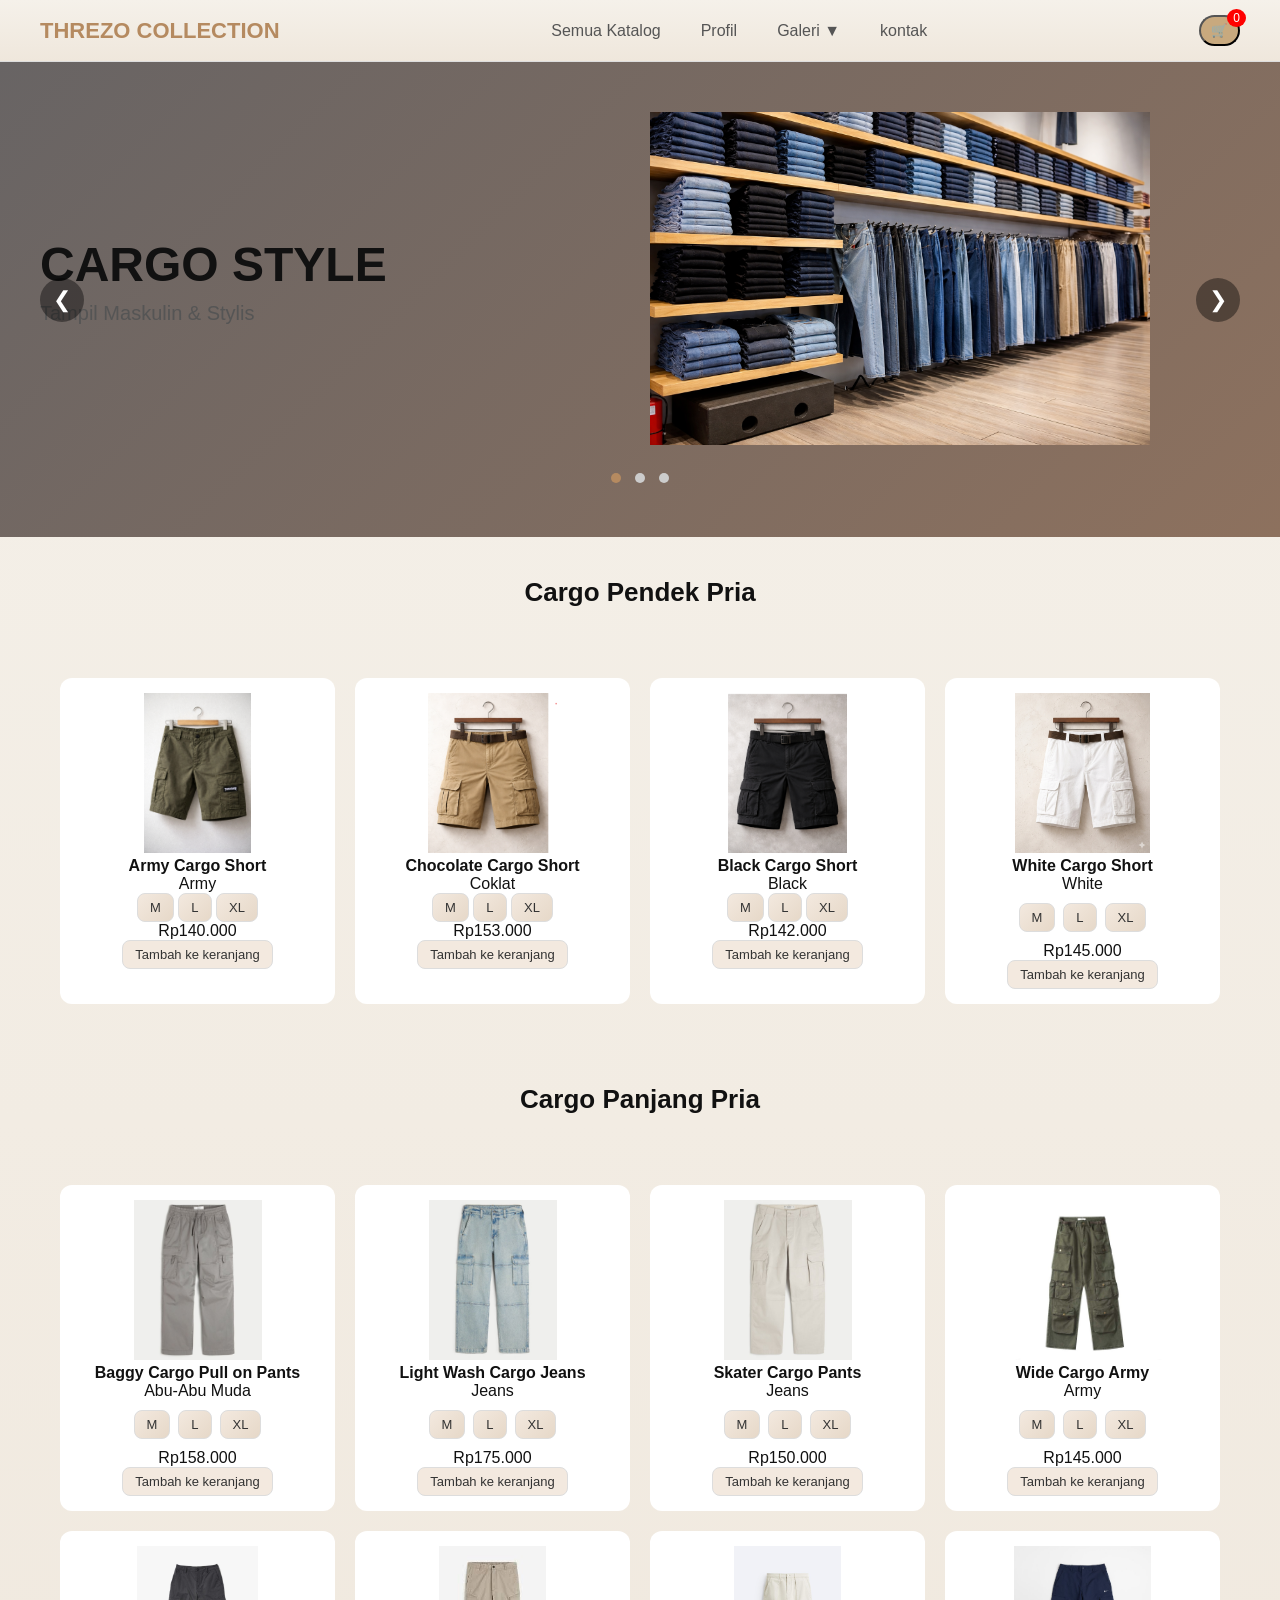
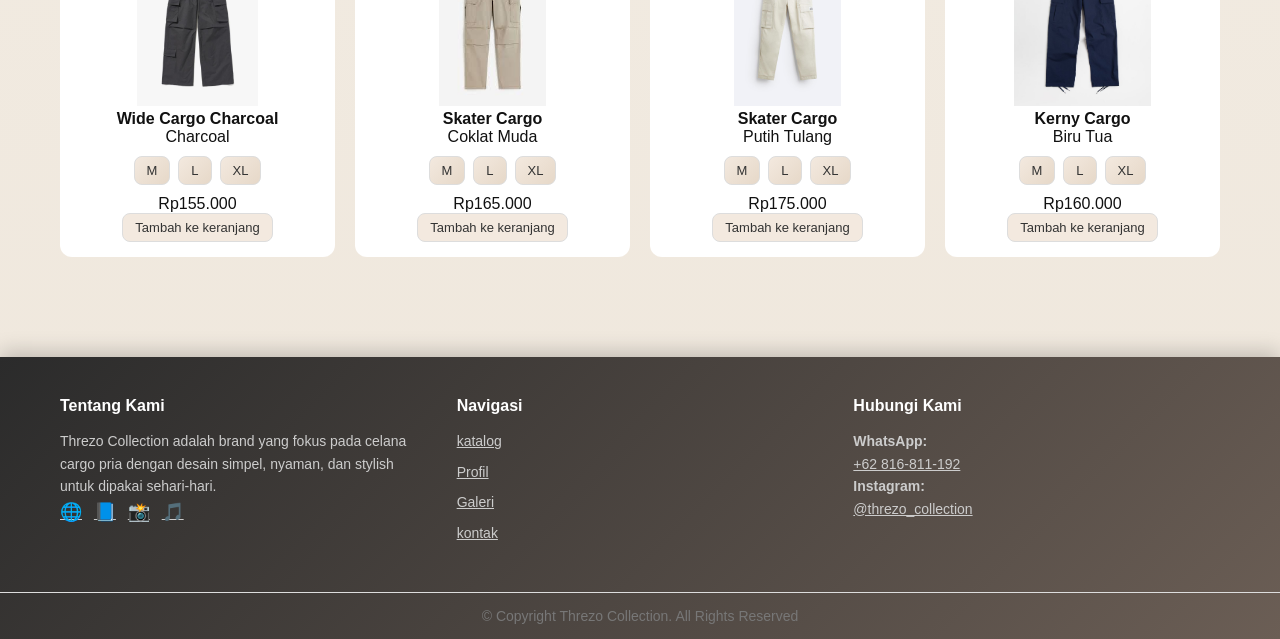
<file: index.html>
<!DOCTYPE html>
<html lang="id">
<head>
    <meta charset="UTF-8">
    <title>Threzo Collection</title>
    <meta name="viewport" content="width=device-width, initial-scale=1.0">
    <link rel="stylesheet" href="style.css">
</head>
<body>

<!-- ===== HEADER ===== -->
    <div class="navbar">
        <div class="logo">THREZO COLLECTION</div>

     <nav>
  <div class="nav-link"><a href="index.html">Semua Katalog</a></div>
  <div class="nav-link"><a href="Profil.html">Profil</a></div>

   <!-- DROPDOWN GALERI -->
  <div class="nav-item">
    <a href="" id="galeriBtn">Galeri ▼</a>
    <div class="dropdown" id="galeriMenu">
      <a href="galeri-pendek.html">Pendek</a>
      <a href="galeri-panjang.html">Panjang</a>
    </div>
  </div>

  <div class="nav-link"><a href="kontak.html">kontak</a></div>
</nav>

        <button id="cart-icon" onclick="toggleModal()">
    🛒 <span id="cart-count">0</span>
</button>
    </div>
</header>

<!-- ===== HERO / BANNER SLIDER ===== -->
<section class="hero">
    <div class="slider">

        <div class="slides">
            <div class="slide active">
                <div class="hero-wrapper">
                    <div class="hero-text">
                        <h1>CARGO STYLE</h1>
                        <p>Tampil Maskulin & Stylis</p>
                    </div>
                    <div class="hero-image">
                        <img src="bg1.png" alt="Skin Care">
                    </div>
                </div>
            </div>

            <div class="slide">
                <div class="hero-wrapper">
                    <div class="hero-text">
                        <h1>CARGO PENDEK & PANJANG PRIA</h1>
                        <p>Gaya Santai & Maskulin</p>
                    </div>
                    <div class="hero-image">
                        <img src="bge2.png" alt="Make Up">
                    </div>
                </div>
            </div>

            <div class="slide">
                <div class="hero-wrapper">
                    <div class="hero-text">
                        <h1>KOLEKSI CARGO PRIA</h1>
                        <p>Pilihan Lengkap Untuk Gaya Santai</p>
                    </div>
                    <div class="hero-image">
                        <img src="bg3.png" alt="Bath Body">
                    </div>
                </div>
            </div>
        </div>

         <!-- PANAH -->
        <button class="slider-btn prev" id="prevBtn">&#10094;</button>
        <button class="slider-btn next" id="nextBtn">&#10095;</button>

        <!-- Navigasi titik -->
        <div class="slider-dots">
            <span class="dot active" onclick="currentSlide(0)"></span>
            <span class="dot" onclick="currentSlide(1)"></span>
            <span class="dot" onclick="currentSlide(2)"></span>
        </div>
    </div>
</section>


<!-- ===== PROMO HARI INI ===== -->
<section class="promo">
    <h2 class="section-title"> Cargo Pendek Pria</h2>

    <!-- TAMBAHKAN INI -->
    <div class="produk-container">

        <div class="produk-card">
            <img src="produk 1.png">
            <h4>Army Cargo Short</h4>
            <p>Army</p>

           <button class="size-btn" onclick="pilihUkuran(this)">M</button>
           <button class="size-btn" onclick="pilihUkuran(this)">L</button>
           <button class="size-btn" onclick="pilihUkuran(this)">XL</button>
            <p class="harga">Rp140.000</p>

            <button onclick="tambahKeranjang(this)">Tambah ke keranjang</button>
        </div>

        <div class="produk-card">
            <img src="pendek coklat.png">
            <h4>Chocolate Cargo Short</h4>
            <p>Coklat</p>

            <button class="size-btn" onclick="pilihUkuran(this)">M</button>
            <button class="size-btn" onclick="pilihUkuran(this)">L</button>
            <button class="size-btn" onclick="pilihUkuran(this)">XL</button>

            <p class="harga">Rp153.000</p>
            <button onclick="tambahKeranjang(this)">Tambah ke keranjang</button>
        </div>

        <div class="produk-card">
            <img src="pendek hitam.png">
            <h4>Black Cargo Short</h4>
            <p>Black</p>

           <button class="size-btn" onclick="pilihUkuran(this)">M</button>
           <button class="size-btn" onclick="pilihUkuran(this)">L</button>
            <button class="size-btn" onclick="pilihUkuran(this)">XL</button>
            <p class="harga">Rp142.000</p>

            <button onclick="tambahKeranjang(this)">Tambah ke keranjang</button>
        </div>

        <div class="produk-card">
            <img src="pendek putih.png">
            <h4>White Cargo Short</h4>
            <p>White</p>

            <div class="size-container">
                <button class="size-btn">M</button>
                <button class="size-btn">L</button>
                <button class="size-btn">XL</button>
            </div>   

            <p class="harga">Rp145.000</p>
            <button onclick="tambahKeranjang(this)">Tambah ke keranjang</button>
        </div>

    </div>
</section>
<!-- ===== PRODUK ===== -->
    <h2 class="section-title"> Cargo Panjang Pria</h2>

<section class="produk-container">

    <!-- PRODUK 1 -->
    <div class="produk-card">
        <img src="Men_s Baggy Cargo Pull-On Pants.png">
        <h4>Baggy Cargo Pull on Pants</h4>
        <p>Abu-Abu Muda</p>

        <div class="size-container">
        <button class="size-btn" onclick="pilihUkuran(this)">M</button>
        <button class="size-btn" onclick="pilihUkuran(this)">L</button>
        <button class="size-btn" onclick="pilihUkuran(this)">XL</button>
    </div>   

        <p class="harga">Rp158.000</p>
        <button onclick="tambahKeranjang(this)">Tambah ke keranjang</button>
    </div>

    <!-- PRODUK 2 -->
    <div class="produk-card">
        <img src="Men_s Light Wash Baggy Cargo Jeans.png">
        <h4>Light Wash Cargo Jeans</h4>
        <p>Jeans</p>

         <div class="size-container">
        <button class="size-btn" onclick="pilihUkuran(this)">M</button>
        <button class="size-btn" onclick="pilihUkuran(this)">L</button>
        <button class="size-btn" onclick="pilihUkuran(this)">XL</button>
    </div>   

        <p class="harga">Rp175.000</p>
        <button onclick="tambahKeranjang(this)">Tambah ke keranjang</button>
    </div>

    <!-- PRODUK 3 -->
    <div class="produk-card">
        <img src="Skater Baggy Cargo Pants.png">
        <h4>Skater Cargo Pants</h4>
        <p>Jeans</p>

        <div class="size-container">
        <button class="size-btn" onclick="pilihUkuran(this)">M</button>
        <button class="size-btn" onclick="pilihUkuran(this)">L</button>
        <button class="size-btn" onclick="pilihUkuran(this)">XL</button>
    </div>   

        <p class="harga">Rp150.000</p>
        <button onclick="tambahKeranjang(this)">Tambah ke keranjang</button>
    </div>

    <!-- PRODUK 4 -->
    <div class="produk-card">
        <img src="Wide cargo pants-army.png">
        <h4>Wide Cargo Army</h4>
        <p>Army</p>

         <div class="size-container">
        <button class="size-btn" onclick="pilihUkuran(this)">M</button>
        <button class="size-btn" onclick="pilihUkuran(this)">L</button>
        <button class="size-btn" onclick="pilihUkuran(this)">XL</button>
    </div>   

       <p class="harga">Rp145.000</p>
        <button onclick="tambahKeranjang(this)">Tambah ke keranjang</button>
    </div>

    <!-- PRODUK 5 -->
    <div class="produk-card">
        <img src="Wide Cargo Pants_Charcoal.png">
        <h4>Wide Cargo Charcoal</h4>
        <p>Charcoal</p>

         <div class="size-container">
        <button class="size-btn" onclick="pilihUkuran(this)">M</button>
        <button class="size-btn" onclick="pilihUkuran(this)">L</button>
        <button class="size-btn" onclick="pilihUkuran(this)">XL</button>
    </div>   


        <p class="harga">Rp155.000</p>
        <button onclick="tambahKeranjang(this)">Tambah ke keranjang</button>
    </div>

    <!-- PRODUK 6 -->
    <div class="produk-card">
        <img src="01.png">
        <h4>Skater Cargo</h4>
        <p>Coklat Muda</p>

        <div class="size-container">
        <button class="size-btn" onclick="pilihUkuran(this)">M</button>
        <button class="size-btn" onclick="pilihUkuran(this)">L</button>
        <button class="size-btn" onclick="pilihUkuran(this)">XL</button>
    </div>   

       <p class="harga">Rp165.000</p>
       <button onclick="tambahKeranjang(this)">Tambah ke keranjang</button>
    </div>

    <!-- PRODUK 7 -->
    <div class="produk-card">
        <img src="cargo pants putih tulang.jpg">
        <h4>Skater Cargo</h4>
        <p>Putih Tulang</p>

         <div class="size-container">
        <button class="size-btn" onclick="pilihUkuran(this)">M</button>
        <button class="size-btn" onclick="pilihUkuran(this)">L</button>
        <button class="size-btn" onclick="pilihUkuran(this)">XL</button>
    </div>   

       <p class="harga">Rp175.000</p>
        <button onclick="tambahKeranjang(this)">Tambah ke keranjang</button>
    </div>

    <!-- PRODUK 8 -->
    <div class="produk-card">
        <img src="kerny cargo pants.jpg">
        <h4>Kerny Cargo</h4>
        <p>Biru Tua</p>

        <div class="size-container">
        <button class="size-btn" onclick="pilihUkuran(this)">M</button>
        <button class="size-btn" onclick="pilihUkuran(this)">L</button>
        <button class="size-btn" onclick="pilihUkuran(this)">XL</button>
    </div>   


        <p class="harga">Rp160.000</p>
        <button onclick="tambahKeranjang(this)">Tambah ke keranjang</button>
    </div>


</section>

<!-- ================= FOOTER DETAIL ================= -->
<footer class="footer-detail">
    <div class="footer-container">

        <!-- Tentang Kami -->
        <div class="footer-box">
            <h4>Tentang Kami</h4>
            <p>
                Threzo Collection adalah brand yang fokus pada celana cargo pria dengan desain simpel, nyaman, dan stylish untuk dipakai sehari-hari.
            </p>

            <div class="social-icon">
                <a href="">🌐</a>
                <a href="">📘</a>
                <a href="">📸</a>
                <a href="">🎵</a>
            </div>
        </div>

        <!-- Navigasi-->
        <div class="footer-box">
            <h4>Navigasi</h4>
            <ul>
                <li><a href="index.html">katalog</a></li>
                <li><a href="Profil.html">Profil</a></li>
                <li><a href="galeri-panjang.html">Galeri</a></li>
                <li><a href="kontak.html">kontak</a></li>
            </ul>
        </div>

        <!-- Hubungi kami -->
    <div class="footer-box">
    <h4>Hubungi Kami</h4>
    
    <div class="hubungi-kami">
        <p><b>WhatsApp:</b><br>
        <a href="https://wa.me/628168111192" target="_blank">
            +62 816-811-192
        </a></p>

        <p><b>Instagram:</b><br>
        <a href="https://www.instagram.com/threzo_colletion/" target="_blank">
            @threzo_collection
        </a></p>
    </div>
</div>

    </div>

     <!-- Copyright -->
    <div class="footer-bottom">
        © Copyright Threzo Collection. All Rights Reserved
    </div>
</footer>

<script>
const btn = document.getElementById("galeriBtn");
const menu = document.getElementById("galeriMenu");

btn.addEventListener("click", function(e) {
  e.preventDefault();
  menu.classList.toggle("show");
});
</script>

<div id="modalOverlay" class="overlay" onclick="toggleModal()"></div>
<div id="modalKeranjang" class="modal-box">
    <div class="modal-header">
        <h2>Keranjang Belanja</h2>
    </div>
    
    <div id="cart-items-list">
        <p style="text-align:center; color: #888;">Keranjang kosong</p>
    </div>

    <hr>
    <div class="total-pembayaran">
        <strong>Total Pembayaran:</strong>
        <strong id="total-harga">Rp 0</strong>
    </div>

    <div class="form-order">
        <label>Nama Lengkap</label>
        <input type="text" id="namaPelanggan" placeholder="Contoh: Budi Santoso">
        
        <label>Alamat Pengiriman</label>
        <textarea id="alamatPelanggan" placeholder="Masukkan alamat lengkap pengiriman"></textarea>
    </div>

    <button class="btn-wa" onclick="kirimKeWhatsApp()">
        Checkout via WhatsApp
    </button>
    <p class="back-link" onclick="toggleModal()">← kembali ke Beranda</p>
</div>
<script src="script.js"></script> </body>
</body>
</html>
</file>
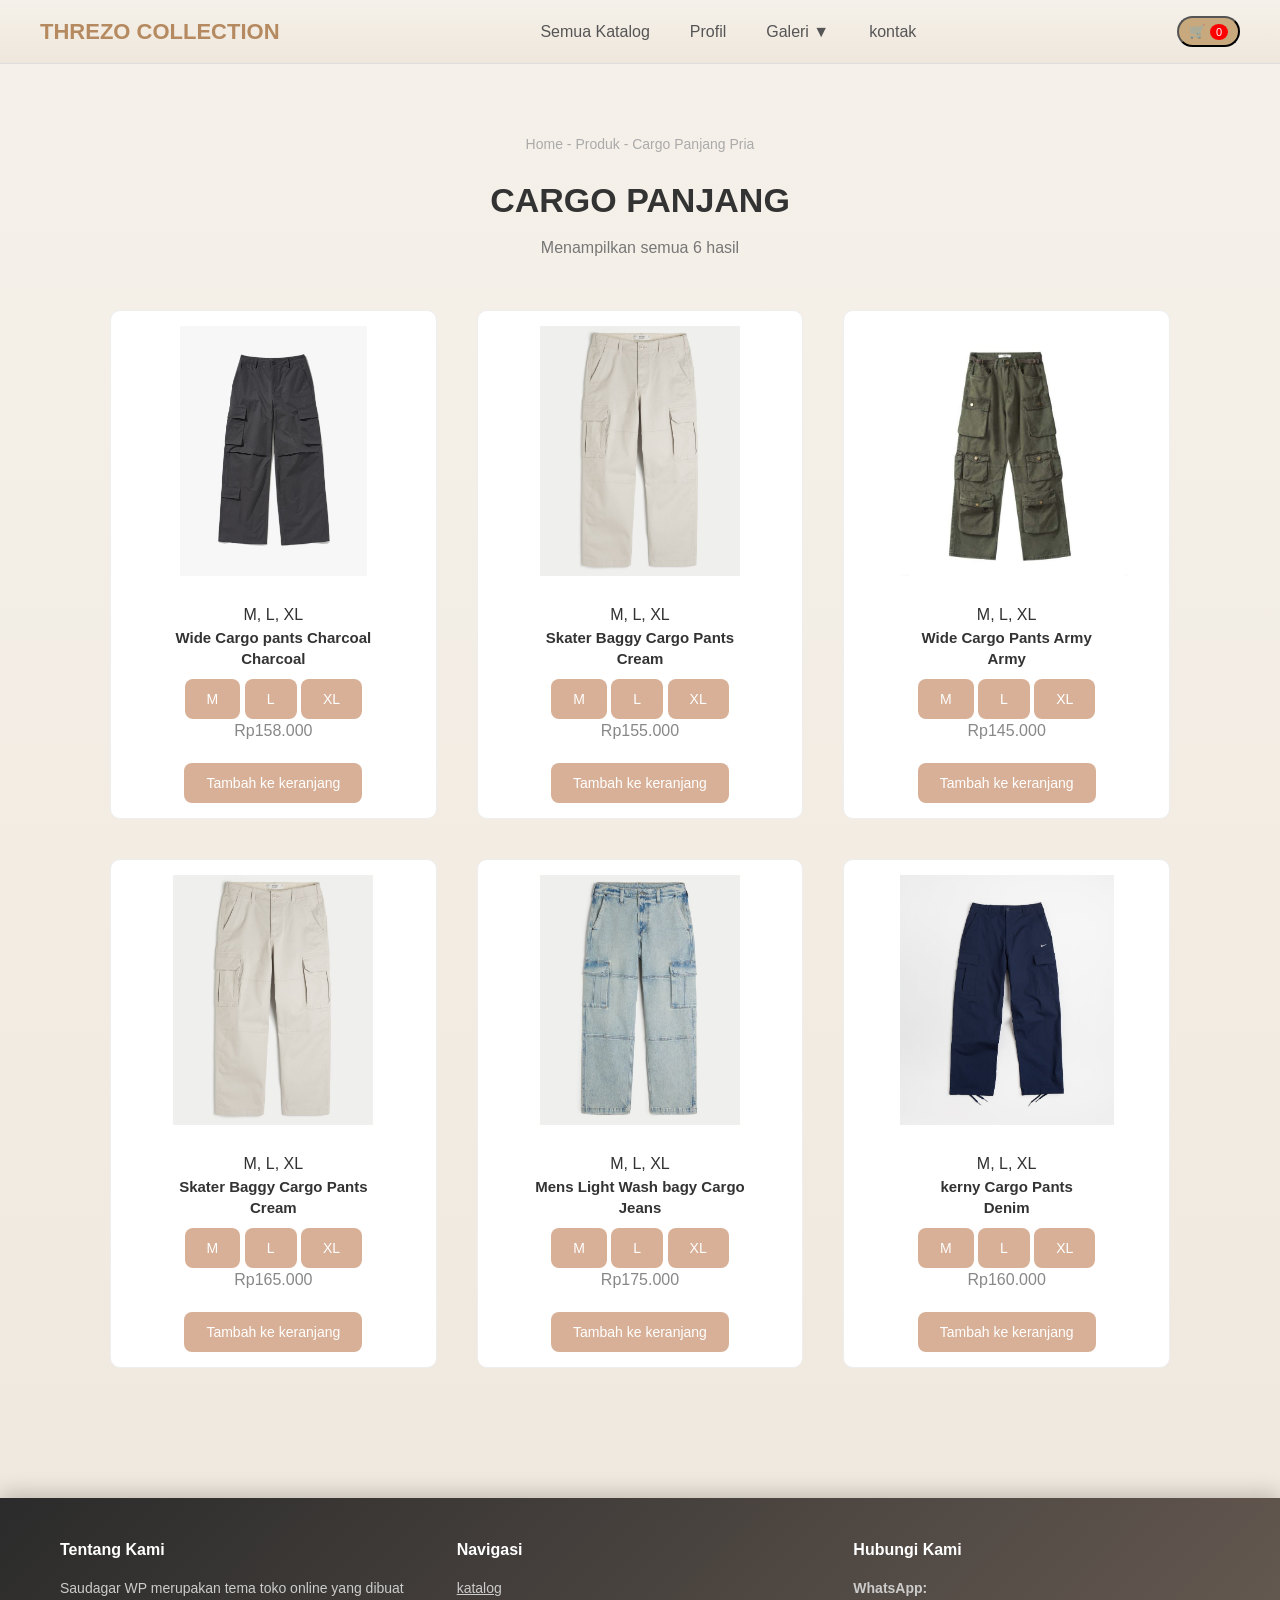
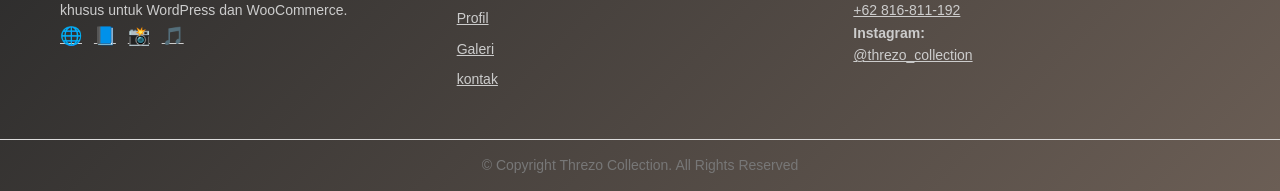
<file: galeri-panjang.html>
<!DOCTYPE html>
<html lang="id">
<head>
    <meta charset="UTF-8">
    <title>Threzo Collection</title>
    <meta name="viewport" content="width=device-width, initial-scale=1.0">
    <link rel="stylesheet" href="Galeri.css">
</head>
<body>

<!-- ===== HEADER ===== -->
    <div class="navbar">
        <div class="logo">THREZO COLLECTION</div>

          <nav>
  <div class="nav-link"><a href="index.html">Semua Katalog</a></div>
  <div class="nav-link"><a href="Profil.html">Profil</a></div>

   <!-- DROPDOWN GALERI -->
  <div class="nav-item">
    <a href="" id="galeriBtn">Galeri ▼</a>
    <div class="dropdown" id="galeriMenu">
      <a href="galeri-pendek.html">Pendek</a>
      <a href="galeri-panjang.html">Panjang</a>
    </div>
  </div>

  <div class="nav-link"><a href="kontak.html">kontak</a></div>
</nav>

           <button id="cart-icon" onclick="toggleModal()">
    🛒 <span id="cart-count">0</span>
</button>
    </div>
    </div>
</header>

<!-- ===== MAIN CONTENT SKIN CARE ===== -->
<main class="container">

    <p class="breadcrumb">Home - Produk - Cargo Panjang Pria</p>

    <h1 class="title">CARGO PANJANG</h1>

    <p class="result">Menampilkan semua 6 hasil</p>

    <div class="product-grid">

    <!-- PRODUK 1 -->
       <div class="product-card">

        <div class="image-container">
        <img src="Wide Cargo Pants_Charcoal.png" alt="Cargo panjang Charcoal">

        <!-- BADGE SIZE -->
        <div class="size-badge">M, L, XL</div>
       </div>
       <h3>Wide Cargo pants Charcoal<br>
       Charcoal
       </h3>

       <!-- BUTTON SIZE -->
       <div class="sizes">
        <button class="size-btn">M</button>
        <button class="size-btn">L</button>
        <button class="size-btn">XL</button>
        </div>

       <p class="price">Rp158.000</p>

        <button onclick="tambahKeranjang(this)">Tambah ke keranjang</button>
       </div>

    <!-- PRODUK 2 -->
        <div class="product-card">

        <div class="image-container">
        <img src="Skater Baggy Cargo Pants.png" alt="Cargo panjang Cream">

        <!-- BADGE SIZE -->
        <div class="size-badge">M, L, XL</div>
       </div>
       <h3>Skater Baggy Cargo Pants<br>
        Cream
       </h3>

       <!-- BUTTON SIZE -->
       <div class="sizes">
        <button class="size-btn">M</button>
        <button class="size-btn">L</button>
        <button class="size-btn">XL</button>
        </div>

       <p class="price">Rp155.000</p>

        <button onclick="tambahKeranjang(this)">Tambah ke keranjang</button>
       </div>

      
    <!-- PRODUK 3 -->
         <div class="product-card">

        <div class="image-container">
        <img src="Wide cargo pants-army.png" alt="Cargo panjang Army">

        <!-- BADGE SIZE -->
        <div class="size-badge">M, L, XL</div>
       </div>
       <h3>Wide Cargo Pants Army<br>
       Army
       </h3>

       <!-- BUTTON SIZE -->
       <div class="sizes">
        <button class="size-btn">M</button>
        <button class="size-btn">L</button>
        <button class="size-btn">XL</button>
        </div>

       <p class="price">Rp145.000</p>

        <button onclick="tambahKeranjang(this)">Tambah ke keranjang</button>
       </div>

    <!-- PRODUK 4 -->
         <div class="product-card">

        <div class="image-container">
        <img src="Skater Baggy Cargo Pants.png" alt="Cargo panjang Cream">

        <!-- BADGE SIZE -->
        <div class="size-badge">M, L, XL</div>
       </div>
       <h3>Skater Baggy Cargo Pants<br>
        Cream
       </h3>

       <!-- BUTTON SIZE -->
       <div class="sizes">
        <button class="size-btn">M</button>
        <button class="size-btn">L</button>
        <button class="size-btn">XL</button>
        </div>

       <p class="price">Rp165.000</p>

       <button onclick="tambahKeranjang(this)">Tambah ke keranjang</button>
       </div>

    <!-- PRODUK 5 -->
         <div class="product-card">

        <div class="image-container">
        <img src="Men_s Light Wash Baggy Cargo Jeans.png" alt="Cargo panjang ">

        <!-- BADGE SIZE -->
        <div class="size-badge">M, L, XL</div>
       </div>
       <h3>Mens Light Wash bagy Cargo <br>
        Jeans
       </h3>

       <!-- BUTTON SIZE -->
       <div class="sizes">
        <button class="size-btn">M</button>
        <button class="size-btn">L</button>
        <button class="size-btn">XL</button>
        </div>

       <p class="price">Rp175.000</p>

     <button onclick="tambahKeranjang(this)">Tambah ke keranjang</button>
       </div>

     <!-- PRODUK 6 -->
         <div class="product-card">

        <div class="image-container">
        <img src="kerny cargo pants.jpg" alt="Cargo panjang Denim">

        <!-- BADGE SIZE -->
        <div class="size-badge">M, L, XL</div>
       </div>
       <h3>kerny Cargo Pants<br>
       Denim
       </h3>

       <!-- BUTTON SIZE -->
       <div class="sizes">
        <button class="size-btn">M</button>
        <button class="size-btn">L</button>
        <button class="size-btn">XL</button>
        </div>

       <p class="price">Rp160.000</p>

        <button onclick="tambahKeranjang(this)">Tambah ke keranjang</button>
       </div>
</main>


<!-- ================= FOOTER DETAIL ================= -->
<footer class="footer-detail">
    <div class="footer-container">

        <!-- Tentang Kami -->
        <div class="footer-box">
            <h4>Tentang Kami</h4>
            <p>
                Saudagar WP merupakan tema toko online yang dibuat
                khusus untuk WordPress dan WooCommerce.
            </p>

            <div class="social-icon">
                <a href="">🌐</a>
                <a href="">📘</a>
                <a href="">📸</a>
                <a href="">🎵</a>
            </div>
        </div>


        <!-- Navigasi -->
        <div class="footer-box">
            <h4>Navigasi</h4>
            <ul>
                <li><a href="index.html">katalog</a></li>
                <li><a href="Profil.html">Profil</a></li>
                <li><a href="galeri-pendek.html">Galeri</a></li>
                <li><a href="kontak.html">kontak</a></li>
            </ul>
        </div>


        <!-- Hubungi kami -->
    <div class="footer-box">
    <h4>Hubungi Kami</h4>
    
    <div class="hubungi-kami">
        <p><b>WhatsApp:</b><br>
        <a href="https://wa.me/628168111192" target="_blank">
            +62 816-811-192
        </a></p>

        <p><b>Instagram:</b><br>
        <a href="https://www.instagram.com/threzo_colletion/" target="_blank">
            @threzo_collection
        </a></p>
    </div>
</div>

    </div>

    <div class="footer-bottom">
        © Copyright Threzo Collection. All Rights Reserved
    </div>
</footer>


<script src="Galeri.js"></script>

<div id="modalOverlay" class="overlay" onclick="toggleModal()"></div>
<div id="modalKeranjang" class="modal-box">
    <div class="modal-header">
        <h2>Keranjang Belanja</h2>
    </div>
    
    <div id="cart-items-list">
        <p style="text-align:center; color: #888;">Keranjang kosong</p>
    </div>

    <hr>
    <div class="total-pembayaran">
        <strong>Total Pembayaran:</strong>
        <strong id="total-harga">Rp 0</strong>
    </div>

    <div class="form-order">
        <label>Nama Lengkap</label>
        <input type="text" id="namaPelanggan" placeholder="Contoh: Budi Santoso">
        
        <label>Alamat Pengiriman</label>
        <textarea id="alamatPelanggan" placeholder="Masukkan alamat lengkap pengiriman"></textarea>
    </div>

    <button class="btn-wa" onclick="kirimKeWhatsApp()">
        Checkout via WhatsApp
    </button>
    <p class="back-link" onclick="toggleModal()">← kembali ke Beranda</p>
</div>

</body>
</html>
</file>
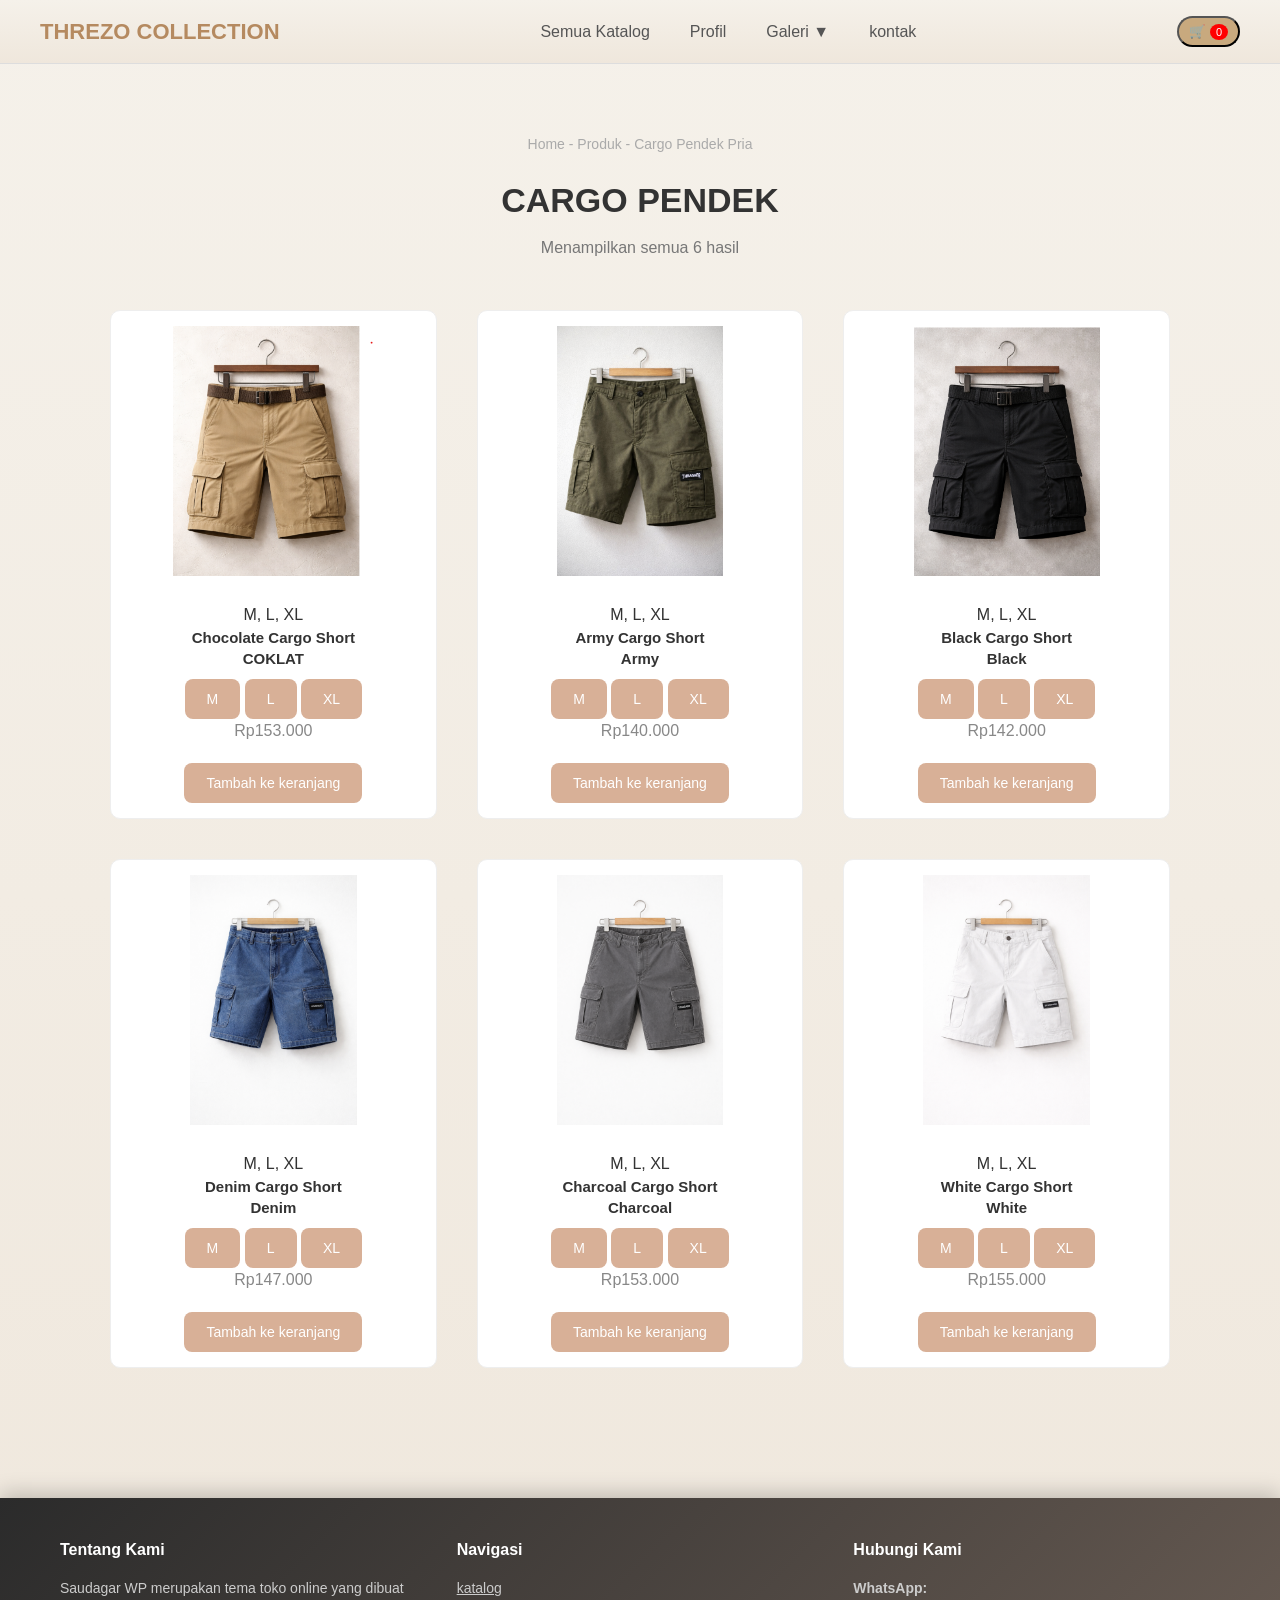
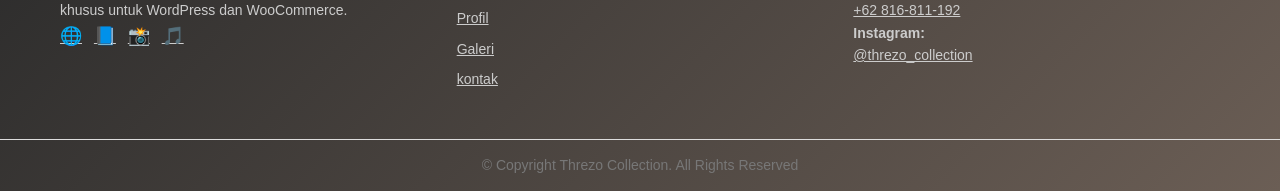
<file: galeri-pendek.html>
<!DOCTYPE html>
<html lang="id">
<head>
    <meta charset="UTF-8">
    <title>Threzo Collection</title>
    <meta name="viewport" content="width=device-width, initial-scale=1.0">
    <link rel="stylesheet" href="Galeri.css">
</head>
<body>

<!-- ===== HEADER ===== -->
    <div class="navbar">
        <div class="logo">THREZO COLLECTION</div>

       <nav>
  <div class="nav-link"><a href="index.html">Semua Katalog</a></div>
  <div class="nav-link"><a href="Profil.html">Profil</a></div>

   <!-- DROPDOWN GALERI -->
  <div class="nav-item">
    <a href="" id="galeriBtn">Galeri ▼</a>
    <div class="dropdown" id="galeriMenu">
      <a href="galeri-pendek.html">Pendek</a>
      <a href="galeri-panjang.html">Panjang</a>
    </div>
  </div>

  <div class="nav-link"><a href="kontak.html">kontak</a></div>
</nav>


         <button id="cart-icon" onclick="toggleModal()">
    🛒 <span id="cart-count">0</span>
</button>
    </div>
</header>

<!-- ===== MAIN CONTENT SKIN CARE ===== -->
<main class="container">

    <p class="breadcrumb">Home - Produk - Cargo Pendek Pria</p>

    <h1 class="title">CARGO PENDEK</h1>

    <p class="result">Menampilkan semua 6 hasil</p>

    <div class="product-grid">

    <!-- PRODUK 1 -->
       <div class="product-card">

        <div class="image-container">
        <img src="pendek coklat.png" alt="Cargo Pendek Coklat">

        <!-- BADGE SIZE -->
        <div class="size-badge">M, L, XL</div>
       </div>
       <h3>Chocolate Cargo Short<br>
        COKLAT
       </h3>

       <!-- BUTTON SIZE -->
       <div class="sizes">
        <button class="size-btn">M</button>
        <button class="size-btn">L</button>
        <button class="size-btn">XL</button>
        </div>

       <p class="price">Rp153.000</p>

    <button onclick="tambahKeranjang(this)">Tambah ke keranjang</button>
       </div>
    <!-- PRODUK 2 -->
         <div class="product-card">

        <div class="image-container">
        <img src="produk 1.png" alt="Cargo Pendek Coklat">

        <!-- BADGE SIZE -->
        <div class="size-badge">M, L, XL</div>
       </div>
       <h3>Army Cargo Short<br>
        Army
       </h3>

         <!-- BUTTON SIZE -->
        <div class="sizes">
        <button class="size-btn">M</button>
        <button class="size-btn">L</button>
        <button class="size-btn">XL</button>
        </div>

        <p class="price">Rp140.000</p>

       <button onclick="tambahKeranjang(this)">Tambah ke keranjang</button>
        </div>
        
     <!-- PRODUK 3 -->
        <div class="product-card">

        <div class="image-container">
        <img src="pendek hitam.png" alt="Cargo Pendek Coklat">

        <!-- BADGE SIZE -->
        <div class="size-badge">M, L, XL</div>
       </div>
       <h3>Black Cargo Short<br>
          Black
        </h3>

         <!-- BUTTON SIZE -->
        <div class="sizes">
        <button class="size-btn">M</button>
        <button class="size-btn">L</button>
        <button class="size-btn">XL</button>
        </div>

        <p class="price">Rp142.000</p>

       <button onclick="tambahKeranjang(this)">Tambah ke keranjang</button>
        </div>
     <!-- PRODUK 4 -->
       <div class="product-card">

        <div class="image-container">
        <img src="Denim cargo shorts.png" alt="Cargo Pendek Coklat">

        <!-- BADGE SIZE -->
        <div class="size-badge">M, L, XL</div>
       </div>
       <h3>Denim Cargo Short<br>
          Denim
        </h3>

         <!-- BUTTON SIZE -->
        <div class="sizes">
        <button class="size-btn">M</button>
        <button class="size-btn">L</button>
        <button class="size-btn">XL</button>
        </div>

        <p class="price">Rp147.000</p>

        <button onclick="tambahKeranjang(this)">Tambah ke keranjang</button>
        </div>
        
    <!-- PRODUK 5 -->
         <div class="product-card">

        <div class="image-container">
        <img src="Charcoal denim cargo shorts.png" alt="Cargo Pendek Coklat">

        <!-- BADGE SIZE -->
        <div class="size-badge">M, L, XL</div>
       </div>
       <h3>Charcoal Cargo Short<br>
        Charcoal
        </h3>

         <!-- BUTTON SIZE -->
        <div class="sizes">
        <button class="size-btn">M</button>
        <button class="size-btn">L</button>
        <button class="size-btn">XL</button>
        </div>

        <p class="price">Rp153.000</p>

        <button onclick="tambahKeranjang(this)">Tambah ke keranjang</button>
        </div>

     <!-- PRODUK 6 -->
         <div class="product-card">

        <div class="image-container">
        <img src="White Cargo Short.png" alt="Cargo Pendek putih">

        <!-- BADGE SIZE -->
        <div class="size-badge">M, L, XL</div>
       </div>
       <h3>White Cargo Short<br>
          White
        </h3>

         <!-- BUTTON SIZE -->
        <div class="sizes">
        <button class="size-btn">M</button>
        <button class="size-btn">L</button>
        <button class="size-btn">XL</button>
        </div>

        <p class="price">Rp155.000</p>

        <button onclick="tambahKeranjang(this)">Tambah ke keranjang</button>
        </div>
</main>



<footer class="footer-detail">
    <div class="footer-container">

        <!-- Tentang Kami -->
        <div class="footer-box">
            <h4>Tentang Kami</h4>
            <p>
                Saudagar WP merupakan tema toko online yang dibuat
                khusus untuk WordPress dan WooCommerce.
            </p>

            <div class="social-icon">
                <a href="">🌐</a>
                <a href="">📘</a>
                <a href="">📸</a>
                <a href="">🎵</a>
            </div>
        </div>


        <!-- Navigasi -->
        <div class="footer-box">
            <h4>Navigasi</h4>
            <ul>
                <li><a href="index.html">katalog</a></li>
                <li><a href="Profil.html">Profil</a></li>
                <li><a href="galeri-panjang.html">Galeri</a></li>
                <li><a href="kontak.html">kontak</a></li>
            </ul>
        </div>


        <!-- Hubungi kami -->
    <div class="footer-box">
    <h4>Hubungi Kami</h4>
    
    <div class="hubungi-kami">
        <p><b>WhatsApp:</b><br>
        <a href="https://wa.me/628168111192" target="_blank">
            +62 816-811-192
        </a></p>

        <p><b>Instagram:</b><br>
        <a href="https://www.instagram.com/threzo_colletion/" target="_blank">
            @threzo_collection
        </a></p>
    </div>
</div>

    </div>

    <div class="footer-bottom">
        © Copyright Threzo Collection. All Rights Reserved
    </div>
</footer>

<script src="Galeri.js"></script>

<div id="modalOverlay" class="overlay" onclick="toggleModal()"></div>
<div id="modalKeranjang" class="modal-box">
    <div class="modal-header">
        <h2>Keranjang Belanja</h2>
    </div>
    
    <div id="cart-items-list">
        <p style="text-align:center; color: #888;">Keranjang kosong</p>
    </div>

    <hr>
    <div class="total-pembayaran">
        <strong>Total Pembayaran:</strong>
        <strong id="total-harga">Rp 0</strong>
    </div>

    <div class="form-order">
        <label>Nama Lengkap</label>
        <input type="text" id="namaPelanggan" placeholder="Contoh: Budi Santoso">
        
        <label>Alamat Pengiriman</label>
        <textarea id="alamatPelanggan" placeholder="Masukkan alamat lengkap pengiriman"></textarea>
    </div>

    <button class="btn-wa" onclick="kirimKeWhatsApp()">
        Checkout via WhatsApp
    </button>
    <p class="back-link" onclick="toggleModal()">← kembali ke Beranda</p>
</div>

</body>
</html>
</file>
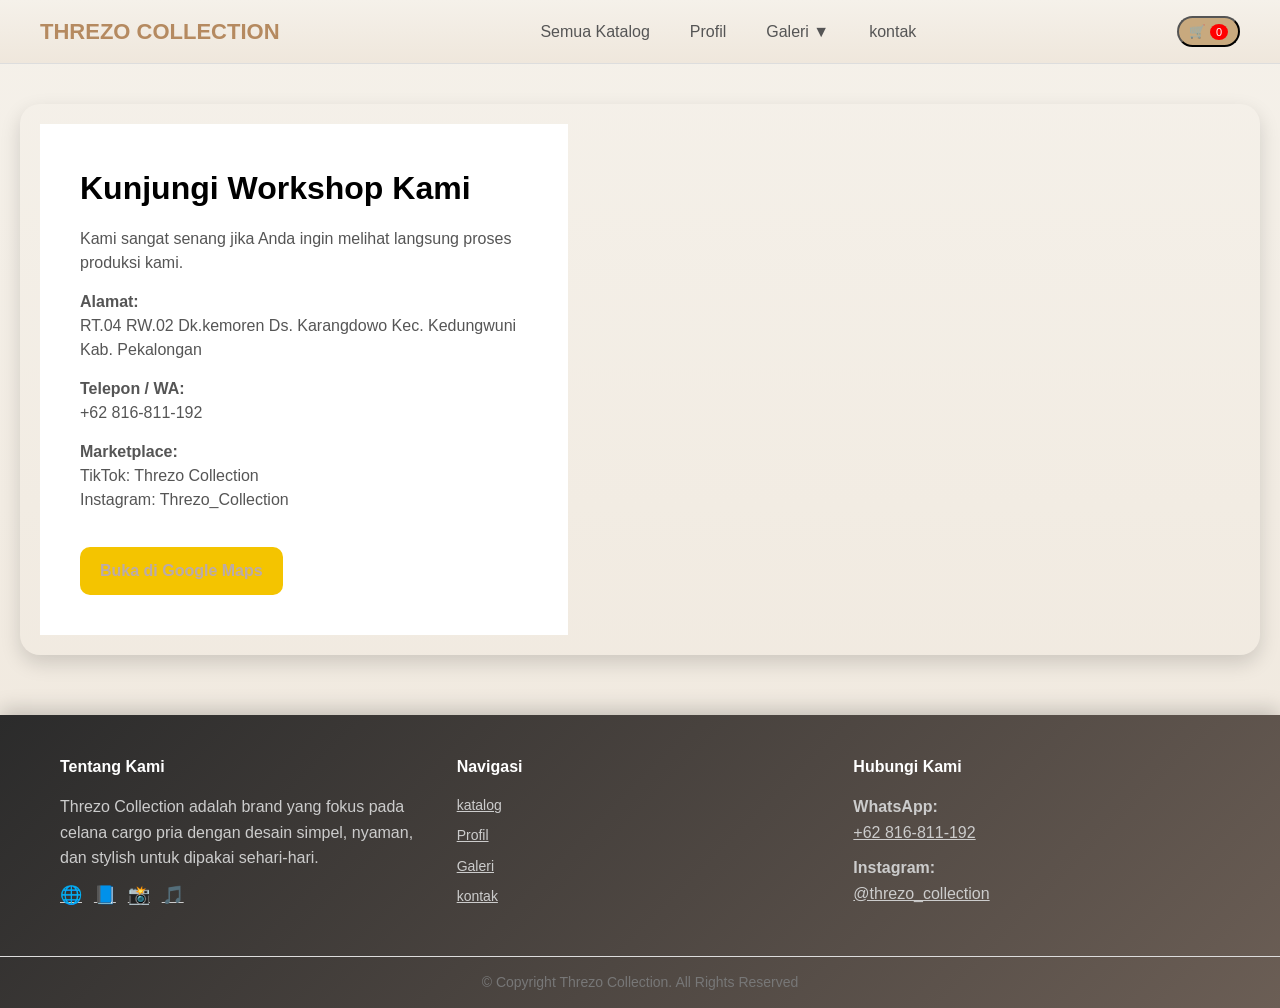
<file: kontak.html>
<!DOCTYPE html>
<html lang="id">
<head>
    <meta charset="UTF-8">
    <title>Threzo Collection</title>
    <meta name="viewport" content="width=device-width, initial-scale=1.0">
    <link rel="stylesheet" href="kontak.css">
</head>
<body>

<!-- ===== HEADER ===== -->

    <div class="navbar">
        <div class="logo">THREZO COLLECTION</div>
        
            <nav>
  <div class="nav-link"><a href="index.html">Semua Katalog</a></div>
  <div class="nav-link"><a href="Profil.html">Profil</a></div>

   <!-- DROPDOWN GALERI -->
  <div class="nav-item">
    <a href="#" id="galeriBtn">Galeri ▼</a>
    <div class="dropdown" id="galeriMenu">
      <a href="galeri-pendek.html">Pendek</a>
      <a href="galeri-panjang.html">Panjang</a>
    </div>
  </div>

   <a href="kontak.html">kontak</a>
</nav>

     <button id="cart-icon" onclick="toggleModal()">
    🛒 <span id="cart-count">0</span>
</button>
    </div>
</header>

<!-- ================= MAIN CONTENT: Kontak Kami ===== -->
<section class="contact-section">
  
  <!-- KIRI (INFO) -->
  <div class="contact-info">
    <h2>Kunjungi Workshop Kami</h2>

    <p>Kami sangat senang jika Anda ingin melihat langsung proses produksi kami.</p>

    <p><b>Alamat:</b><br>
    RT.04 RW.02 Dk.kemoren Ds. Karangdowo Kec. Kedungwuni Kab. Pekalongan</p>

    <p><b>Telepon / WA:</b><br>
    +62 816-811-192</p>

    <p><b>Marketplace:</b><br>
    TikTok: Threzo Collection<br>
    Instagram: Threzo_Collection</p>

    <a href="" class="btn-maps">Buka di Google Maps</a>
  </div>

  <!-- KANAN (MAP) -->
  <div class="map">
  <iframe 
    src="https://www.google.com/maps/embed?pb=!1m16!1m11!1m3!1d3!2d109.6357777414688!3d-6.960545863461022!2m2!1f0!2f90!3m2!1i1024!2i768!4f75!3m3!1m2!1s0x2e70210cf8ac05f7%3A0x69e409f14d90c3b7!2sBalaidesa%20Karangdowo%20Kedungwuni!3m2!1sen!2sid!4v1775880388244!5m2!1sen!2sid"
    width="100%" 
    height="450" 
    style="border:0;" 
    allowfullscreen="" 
    loading="lazy">
  </iframe>
</div>
</section>

<!-- ================= FOOTER DETAIL ================= -->
<footer class="footer-detail">
    <div class="footer-container">

        <!-- Tentang Kami -->
        <div class="footer-box">
            <h4>Tentang Kami</h4>
            <p>
                Threzo Collection adalah brand yang fokus pada celana cargo pria dengan desain simpel, nyaman, dan stylish untuk dipakai sehari-hari.
            </p>

            <div class="social-icon">
                <a href="">🌐</a>
                <a href="">📘</a>
                <a href="">📸</a>
                <a href="">🎵</a>
            </div>
        </div>

        <!-- Navigasi-->
        <div class="footer-box">
            <h4>Navigasi</h4>
            <ul>
                <li><a href="index.html">katalog</a></li>
                <li><a href="Profil.html">Profil</a></li>
                <li><a href="galeri-panjang.html">Galeri</a></li>
                <li><a href="kontak.html">kontak</a></li>
            </ul>
        </div>

        <!-- Hubungi kami -->
    <div class="footer-box">
    <h4>Hubungi Kami</h4>
    
    <div class="hubungi-kami">
        <p><b>WhatsApp:</b><br>
        <a href="https://wa.me/628168111192" target="_blank">
            +62 816-811-192
        </a></p>

        <p><b>Instagram:</b><br>
        <a href="https://www.instagram.com/threzo_colletion/" target="_blank">
            @threzo_collection
        </a></p>
    </div>
</div>

    </div>

     <!-- Copyright -->
    <div class="footer-bottom">
        © Copyright Threzo Collection. All Rights Reserved
    </div>
</footer>

<script>
const btn = document.getElementById("galeriBtn");
const menu = document.getElementById("galeriMenu");

btn.addEventListener("click", function(e) {
  e.preventDefault();
  menu.classList.toggle("show");
});
</script>


<script src="script.js"></script> </body>
</body>
</html>
</file>
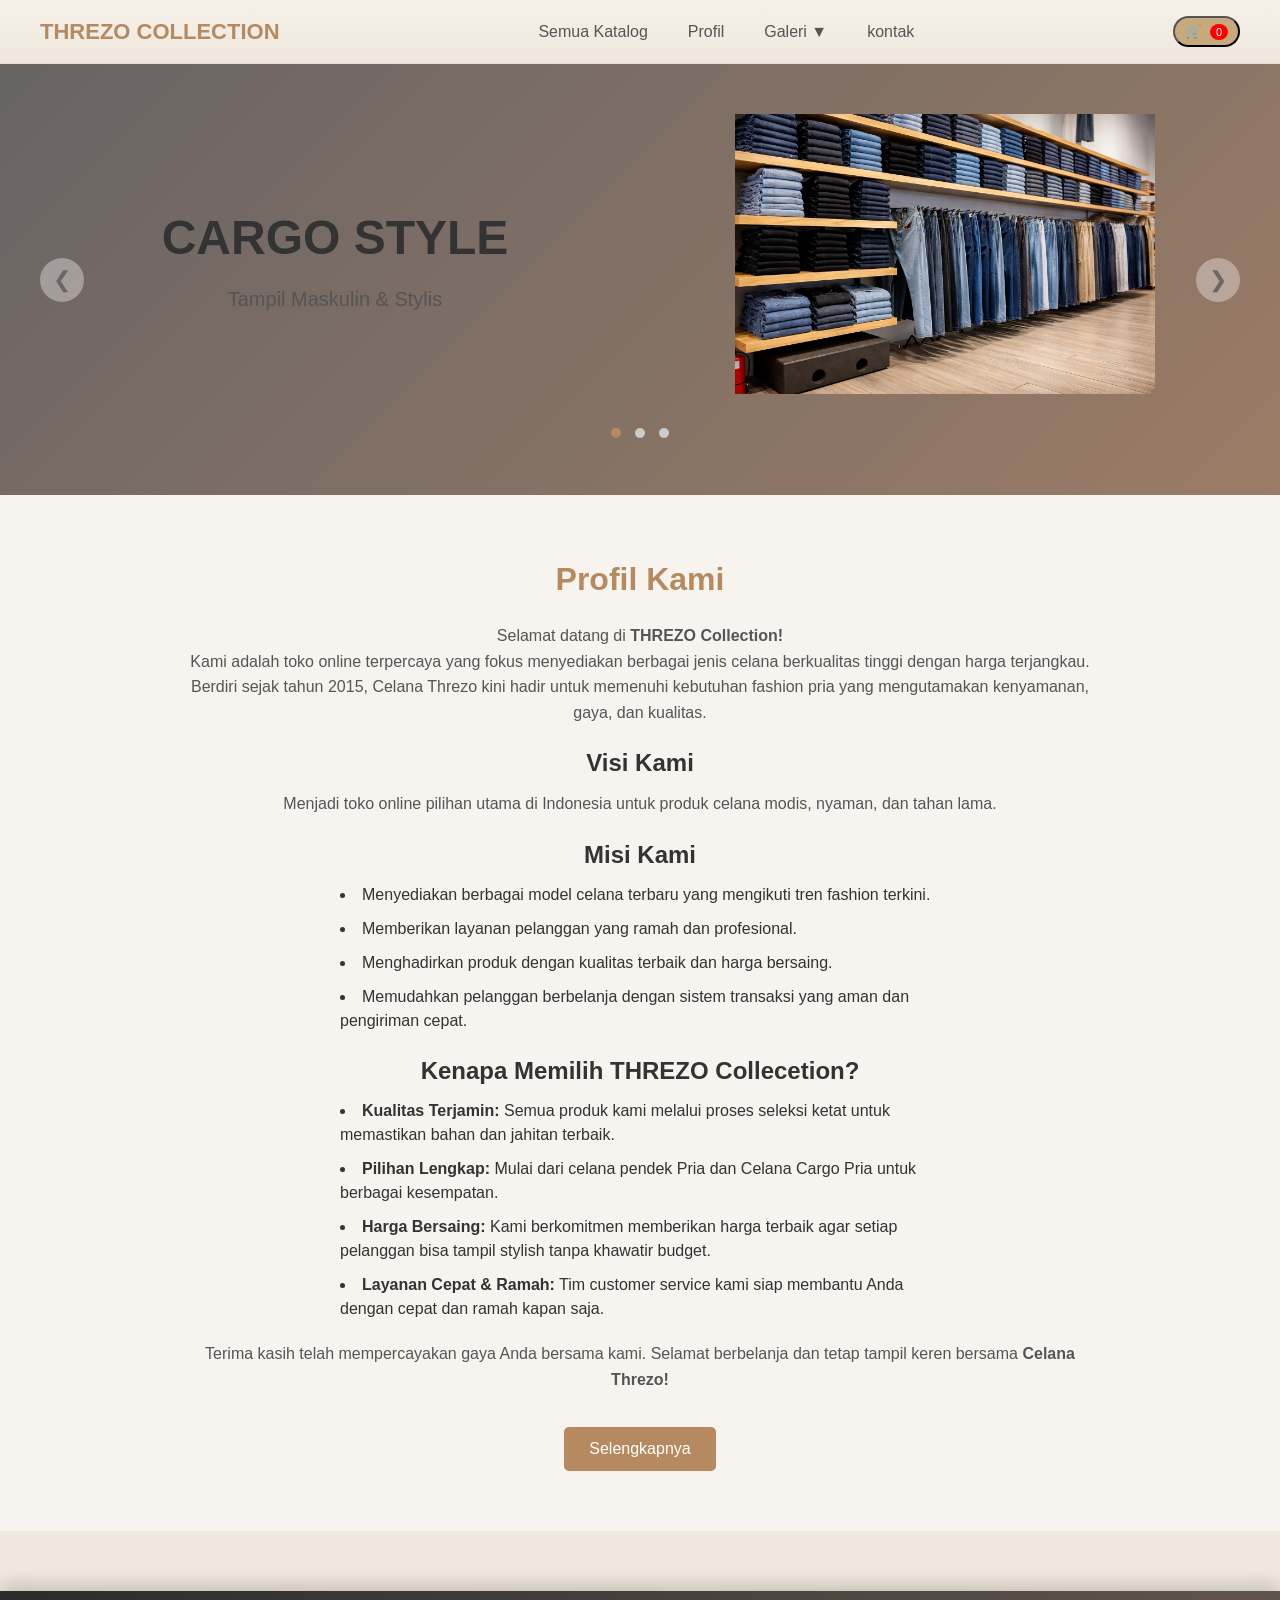
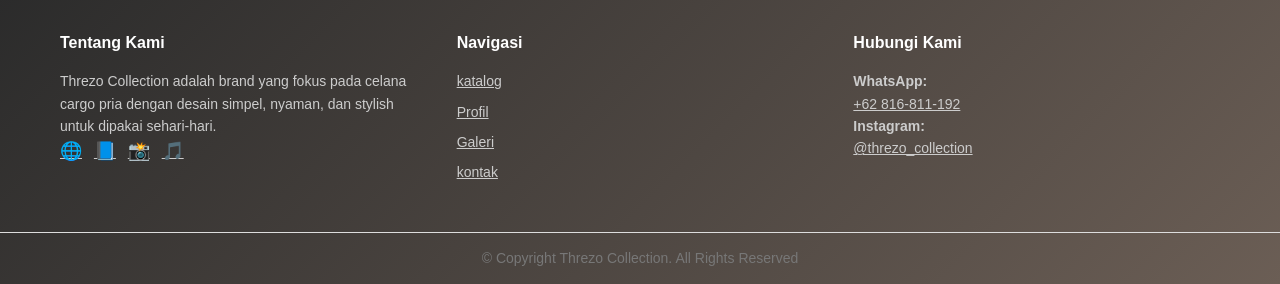
<file: Profil.html>
<!DOCTYPE html>
<html lang="id">
<head>
    <meta charset="UTF-8">
    <title>Threzo Collection</title>
    <meta name="viewport" content="width=device-width, initial-scale=1.0">
    <link rel="stylesheet" href="Profil.css">
</head>
<body>

<!-- ===== HEADER ===== -->

    <div class="navbar">
        <div class="logo">THREZO COLLECTION</div>

         <nav>
  <div class="nav-link"><a href="index.html">Semua Katalog</a></div>
  <div class="nav-link"><a href="Profil.html">Profil</a></div>

   <!-- DROPDOWN GALERI -->
  <div class="nav-item">
    <a href="" id="galeriBtn">Galeri ▼</a>
    <div class="dropdown" id="galeriMenu">
      <a href="galeri-pendek.html">Pendek</a>
      <a href="galeri-panjang.html">Panjang</a>
    </div>
  </div>

  <div class="nav-link"><a href="kontak.html">kontak</a></div>
</nav>
 <button id="cart-icon" onclick="toggleModal()">
    🛒 <span id="cart-count">0</span>
</button>
    </div>
</header>

<!-- ===== HERO / BANNER SLIDER ===== -->
<section class="hero">
    <div class="slider">
        <div class="slides">
            <div class="slide active">
                <div class="hero-wrapper">
                    <div class="hero-text">
                        <h1>CARGO STYLE</h1>
                        <p>Tampil Maskulin & Stylis</p>
                    </div>
                    <div class="hero-image">
                        <img src="bg1.png" alt="Skin Care">
                    </div>
                </div>
            </div>

            <div class="slide">
                <div class="hero-wrapper">
                    <div class="hero-text">
                        <h1>CARGO PENDEK & PANJANG PRIA</h1>
                        <p>Gaya Santai & Maskulin</p>
                    </div>
                    <div class="hero-image">
                        <img src="bge2.png" alt="Make Up">
                    </div>
                </div>
            </div>

            <div class="slide">
                <div class="hero-wrapper">
                    <div class="hero-text">
                        <h1>KOLEKSI CARGO PRIA</h1>
                        <p>Pilihan Lengkap Untuk Gaya Santai</p>
                    </div>
                    <div class="hero-image">
                        <img src="bg3.png" alt="Bath Body">
                    </div>
                </div>
            </div>
        </div>

        <!-- PANAH -->
        <button class="slider-btn prev" id="prevBtn">&#10094;</button>
        <button class="slider-btn next" id="nextBtn">&#10095;</button>

        <!-- Navigasi titik -->
        <div class="slider-dots">
            <span class="dot active" onclick="currentSlide(0)"></span>
            <span class="dot" onclick="currentSlide(1)"></span>
            <span class="dot" onclick="currentSlide(2)"></span>
        </div>
    </div>
</section>

<!-- ===== PROFIL KAMI ===== -->
<section class="profil-kami">
    <div class="container">

        <h2>Profil Kami</h2>

        <p>
            Selamat datang di <strong>THREZO Collection!</strong><br>
            Kami adalah toko online terpercaya yang fokus menyediakan berbagai jenis celana berkualitas tinggi dengan harga terjangkau. 
            Berdiri sejak tahun 2015, Celana Threzo kini hadir untuk memenuhi kebutuhan fashion pria  yang mengutamakan kenyamanan, gaya, dan kualitas.
        </p>

        <h3>Visi Kami</h3>
        <p>Menjadi toko online pilihan utama di Indonesia untuk produk celana modis, nyaman, dan tahan lama.</p>

        <h3>Misi Kami</h3>
        <ul>
            <li>Menyediakan berbagai model celana terbaru yang mengikuti tren fashion terkini.</li>
            <li>Memberikan layanan pelanggan yang ramah dan profesional.</li>
            <li>Menghadirkan produk dengan kualitas terbaik dan harga bersaing.</li>
            <li>Memudahkan pelanggan berbelanja dengan sistem transaksi yang aman dan pengiriman cepat.</li>
        </ul>

        <h3>Kenapa Memilih THREZO Collecetion?</h3>
        <ul>
            <li><strong>Kualitas Terjamin:</strong> Semua produk kami melalui proses seleksi ketat untuk memastikan bahan dan jahitan terbaik.</li>
            <li><strong>Pilihan Lengkap:</strong> Mulai dari celana pendek Pria dan  Celana Cargo Pria untuk berbagai kesempatan.</li>
            <li><strong>Harga Bersaing:</strong> Kami berkomitmen memberikan harga terbaik agar setiap pelanggan bisa tampil stylish tanpa khawatir budget.</li>
            <li><strong>Layanan Cepat & Ramah:</strong> Tim customer service kami siap membantu Anda dengan cepat dan ramah kapan saja.</li>
        </ul>

        <p>
            Terima kasih telah mempercayakan gaya Anda bersama kami. Selamat berbelanja dan tetap tampil keren bersama <strong>Celana Threzo!</strong>
        </p>

        <a href="index.html" class="btn-about">Selengkapnya</a>
    </div>
</section>

<!-- ================= FOOTER DETAIL ================= -->
<footer class="footer-detail">
    <div class="footer-container">

        <!-- Tentang Kami -->
        <div class="footer-box">
            <h4>Tentang Kami</h4>
            <p>
                Threzo Collection adalah brand yang fokus pada celana cargo pria dengan desain simpel, nyaman, dan stylish untuk dipakai sehari-hari.
            </p>

            <div class="social-icon">
                <a href="">🌐</a>
                <a href="">📘</a>
                <a href="">📸</a>
                <a href="">🎵</a>
            </div>
        </div>

        <!-- Navigasi -->
        <div class="footer-box">
            <h4>Navigasi</h4>
            <ul>
               <li><a href="index.html">katalog</a></li>
                <li><a href="Profil.html">Profil</a></li>
                <li><a href="galeri-pendek.html">Galeri</a></li>
                <li><a href="kontak.html">kontak</a></li>
            </ul>
        </div>

      <!-- Hubungi kami -->
    <div class="footer-box">
    <h4>Hubungi Kami</h4>
    
    <div class="hubungi-kami">
        <p><b>WhatsApp:</b><br>
        <a href="https://wa.me/628168111192" target="_blank">
            +62 816-811-192
        </a></p>

        <p><b>Instagram:</b><br>
        <a href="https://www.instagram.com/threzo_colletion/" target="_blank">
            @threzo_collection
        </a></p>
    </div>
</div>

    </div>

     <!-- Copyright -->
    <div class="footer-bottom">
        © Copyright Threzo Collection. All Rights Reserved
    </div>
</footer>

<script src="script.js"></script>

<script>
const btn = document.getElementById("galeriBtn");
const menu = document.getElementById("galeriMenu");

btn.addEventListener("click", function(e) {
  e.preventDefault();
  menu.classList.toggle("show");
});


</script>

</body>
</html>
</file>
<file: style.css>
/* =====================================================
   RESET & GLOBAL
===================================================== */
* {
    margin: 0;
    padding: 0;
    box-sizing: border-box;
    font-family: Arial, sans-serif;
}
body {
    background: linear-gradient(to bottom, #F5F1EA, #efe7dc);/* bg produk*/
    color: #111111; /*tulisan */
    font-family: Arial, sans-serif;
}


/* =====================================================
   HEADER
===================================================== */

.navbar {
    display: flex;
    justify-content: space-between;
    align-items: center;
    padding: 15px 40px;
    background: linear-gradient(to bottom, #F5F1EA, #efe7dc);/* di navigasi nan*/
    border-bottom: 1px solid #ddd;
}

.logo {
    font-size: 22px;
    font-weight: bold;
    color: #b58a60;
}

nav a {
    margin: 0 10px;
    text-decoration: none;
    color: #555;
}

nav a:hover {
    color: #3b352f;
}
.dropdown {
    z-index: 2000;
}

/* =====================================================
   HERO / SLIDER
===================================================== */
.hero {
    background: linear-gradient(135deg, #686464, #8d715e); /* bg koleksi celana */
    padding: 50px 20px;
    overflow: visible;
}
.slider {
    position: relative;
    width: 100%;
}

.slides {
    display: flex;
    transition: transform 0.5s ease-in-out;
}

.slide {
    min-width: 100%;
}

/* HERO CONTENT */
.hero-wrapper {
    max-width: 1200px;
    margin: auto;
    display: grid;
    grid-template-columns: 1fr 1fr;
    align-items: center;
    gap: 20px;
}

.hero-text h1 {
    font-size: 48px;
    margin-bottom: 10px;
}

.hero-text p {
    font-size: 20px;
    color: #555;
}

.hero-image img {
    width: 100%;
    max-width: 500px;
    height: auto;
    object-fit: cover;
}
/* SLIDER BUTTON ukuran  */
.slider-btn {  
    position: absolute;
    top: 50%;
    transform: translateY(-50%);
    width: 44px;
    height: 44px;
    background: rgba(0,0,0,0.4);
    color: #fff;
    border: none;
    border-radius: 50%;
    font-size: 22px;
    cursor: pointer;
    z-index: 10;

    display: flex;
    align-items: center;
    justify-content: center;
    transition: 0.2s ease;
}

.size-btn { /* SLIDER BUTTON ukuran  */
    background: linear-gradient(135deg, #f3e9df, #e6d8c8);
}


.size-btn:hover,
.size-btn.active {
    background: linear-gradient(135deg, #b58a60, #9c744f);
    color: #fff;
    border-color: #b58a60;
}
/* DOTS */
.slider-dots {
    text-align: center;
    margin-top: 20px;
}

.dot {
    width: 10px;
    height: 10px;
    margin: 0 5px;
    background: #ccc;
    border-radius: 50%;
    display: inline-block;
    cursor: pointer;
}

.dot.active {
    background: #b58a60;
}

/* =====================================================
   cargo pendek
===================================================== */
.promo {
    padding: 40px 20px;
}

.section-title { /*  tulisan cargo panjang dan cargo pendek */
    text-align: center;
    font-size: 26px;
    font-weight: bold;
    margin-bottom: 30px;
}

.promo-wrapper {
    max-width: 1200px;
    margin: auto;
    display: grid;
    grid-template-columns: repeat(3, 1fr);
    gap: 20px;
}

.promo-card {
    background: #fff;
    padding: 15px;
    border-radius: 10px;
    text-align: center;
}

.promo-card img {
    width: 100%;
    max-height: 150px;
    object-fit: contain;
}

/* =====================================================
   PRODUK cargo panjang  
===================================================== */
.produk-container {
    max-width: 1200px;
    margin: auto;
    padding: 40px 20px;

    display: grid;
    grid-template-columns: repeat(4, 1fr); /* 4 per baris */
    gap: 20px;
}

.produk-card {
    background: #fff; /*(bg)kotak produk */
    padding: 15px;
    border-radius: 12px;
    text-align: center;
    transition: 0.3s;
}

.produk-card:hover {
    transform: translateY(-5px);
}

.produk-card img {
    width: 100%;
    height: 160px;
    object-fit: contain;
}

/* =====================================================
   SIZE BUTTON (UKURAN)
===================================================== */

.size-container {
    display: flex;
    justify-content: center;
    gap: 8px;
    margin: 10px 0;
}

.size-btn {
    padding: 6px 12px;
    border-radius: 8px;
    border: 1px solid #ddd;
    background-color: #f3e9df;
    color: #333;
    font-size: 13px;
    cursor: pointer;
    transition: all 0.3s ease;
}

.slider-btn.prev {
    left: 20px;
}                           /* untuk button gambar koleksi celana */

.slider-btn.next {
    right: 20px;
}
/* Hover */
.size-btn:hover {
    background-color: #b58a60;
    color: #fff;
    border-color: #b58a60;
}

/* Aktif (dipilih) */
.size-btn.active {
    background-color: #b58a60;
    color: #fff;
    border-color: #b58a60;
}

.produk-card button {
    padding: 6px 12px;
    border-radius: 8px;
    border: 1px solid #ddd;
    background-color: #f3e9df; /*warna button tambah keranjang*/
    color: #333;
    font-size: 13px;
    cursor: pointer;
    transition: all 0.3s ease;
}

/* hover sama seperti size button */
.produk-card button:hover {
    background-color: #b58a60;
    color: #fff;
    border-color: #b58a60;
}

/* kalau lagi ditekan */
.produk-card button:active {
    transform: scale(0.97);
}

/* =====================================================
   FOOTER
===================================================== */
.footer-detail {
    background: linear-gradient(135deg, #2B2B2B, #6b5e55);
    margin-top: 60px;
    font-size: 14px;
    color: #cccccc;
    box-shadow: 0 -5px 20px rgba(0,0,0,0.2);
}

.footer-container {
    max-width: 1200px;
    margin: auto;
    padding: 40px 20px;
    display: grid;
    grid-template-columns: repeat(3, 1fr);
    gap: 30px;
}

.footer-box h4 {
    margin-bottom: 15px;
    font-size: 16px;
}
.footer-box h4 {
    color: #ffffff;
}

.footer-box p,
.footer-box a {
   color: #cccccc;
    line-height: 1.6;
}

.footer-box ul {
    list-style: none;
}

.footer-box ul li {
    margin-bottom: 8px;
}

.footer-box a:hover {
    color: #d4a373;
}

.social-icon a {
    margin-right: 8px;
    font-size: 18px;
}

.marketplace span {
    background: linear-gradient(135deg, #3a3a3a, #4a403a);
    color: #fff;
}

.marketplace span {
    background: #575454;
    color: #fff;
    padding: 6px;
    border-radius: 6px;
    text-align: center;
}

.footer-bottom {
    text-align: center;
    padding: 15px;
    border-top: 1px solid #ddd;
    color: #777;
}

/* =====================================================
   FLOATING BUTTON
===================================================== */
.scroll-top,
.whatsapp {
    position: fixed;
    right: 20px;
    border-radius: 50%;                                
    color: #fff;
    text-decoration: none;
}

.scroll-top {
    bottom: 80px;
    background: #888;
    padding: 10px 12px;
    display: none;
}

.whatsapp {
    bottom: 20px;
    background: #25D366;
    padding: 12px;
    font-size: 18px;
}

/* =====================================================
   CART ICON kotak keranjang pojok
===================================================== */
#cart-icon {
    background: #C8A97E;
    color: black;
    border-radius: 20px;
    padding: 6px 10px;
}
#cart-count {
    background: red;
    color: #fff;
    font-size: 11px;
    padding: 2px 6px;
    border-radius: 50%;
}

/* =====================================================
   RESPONSIVE
===================================================== */
@media (max-width: 768px) {
    .hero-wrapper {
        grid-template-columns: 1fr;
        text-align: center;
    }

    .promo-wrapper {
        grid-template-columns: 1fr;
    }

    .produk-grid {
        grid-template-columns: repeat(2, 1fr);
    }

    .footer-container {
        grid-template-columns: 1fr;
    }
}

/* =====================================================
   DROPDOWN GALERI
===================================================== */

nav {
    display: flex;
    align-items: center;
    gap: 20px;
    flex-wrap: nowrap;
}

/* bungkus galeri */
.nav-item {
    position: relative;
}

/* dropdown box */
.dropdown {
    display: none;
    position: absolute;
    top: 35px;
    left: 0;
    background: #fff;
    border: 1px solid #ddd;
    border-radius: 8px;
    min-width: 140px;
    box-shadow: 0 4px 10px rgba(0,0,0,0.1);
    overflow: hidden;
}

/* isi dropdown */
.dropdown a {
    display: block;
    padding: 10px;
    color: #555;
}

/* hover item */
.dropdown a:hover {
    background: #f7f3ee;
    color: #b58a60;
}

/* tampil saat hover */                              
.dropdown {
    display: none;
}                                 /* ini untuk dropdownya agar muncul ketika kursor pindah  */     

.dropdown.show {
    display: block;
}

nav {
    display: flex;
    align-items: center;
    gap: 20px;
}

.nav-link {
    display: flex;
    align-items: center;
}

.nav-item {
    position: relative;
    display: flex;
    align-items: center;
}

/* ===== STYLING KERANJANG ===== */
#cart-icon {
    position: relative;
    cursor: pointer;
}

#cart-count {
    background: red;
    color: white;
    padding: 2px 6px;
    border-radius: 50%;
    font-size: 12px;
    position: absolute;
    top: -8px;
    right: -8px;
}

.cart-sidebar {
    position: fixed;
    top: 0;
    right: -350px;
    width: 300px;
    height: 100%;
    background: #f7f7f7;
    box-shadow: -2px 0 10px rgba(0,0,0,0.3);
    padding: 20px;
    transition: right 0.3s ease;
    z-index: 1000;
}

.cart-sidebar.show {
    right: 0;
}

.cart-sidebar h3 {
    margin-top: 0;
}

#close-cart {
    position: absolute;
    top: 10px;
    right: 10px;
    background: none;
    border: none;
    font-size: 24px;
    cursor: pointer;
}

#cart-items {
    margin-top: 40px;
    max-height: 60%;
    overflow-y: auto;
}

.cart-item {
    display: flex;
    justify-content: space-between;
    margin-bottom: 10px;
    border-bottom: 1px solid #ccc;
    padding-bottom: 5px;
}

.cart-item p {
    margin: 0;
    font-size: 14px;
}

#checkout-btn {
    background: linear-gradient(135deg, #25d366, #1da851);
    color: white;
}
/* =====================================================
   MODAL KERANJANG (POP-UP TENGAH)
===================================================== */

/* Latar belakang gelap saat modal muncul */
.overlay {
    display: none; /* Sembunyi sebelum diklik */
    position: fixed;
    top: 0;
    left: 0;
    width: 100%;
    height: 100%;
    background: rgba(0, 0, 0, 0.6); /* Efek gelap transparan */
    z-index: 2500; /* Pastikan di atas semua elemen */
}

/* Kotak Putih Keranjang (Tepat di Tengah Layar) */
.modal-box {
    display: none; /* Sembunyi sebelum diklik */
    position: fixed;
    top: 50%;
    left: 50%;
    transform: translate(-50%, -50%); /* Menarik kotak tepat ke tengah */
    background: white;
    width: 90%;
    max-width: 450px;
    padding: 25px;
    border-radius: 15px;
    z-index: 2600;
    box-shadow: 0 10px 30px rgba(0,0,0,0.3);
    max-height: 90vh; /* Agar tidak melebihi tinggi layar hp */
    overflow-y: auto; /* Bisa di-scroll jika item banyak */
}

/* Styling tambahan untuk elemen di dalam modal */
.modal-header h2 {
    color: #bbaa87; /* ini color untuk tulisan */
    text-align: center;
    margin-bottom: 20px;
    font-style: italic;
}

.total-pembayaran {
    display: flex;
    justify-content: space-between;
    margin: 15px 0;
    font-size: 18px;
    font-weight: bold;
}

.form-order input, .form-order textarea {
    width: 100%;
    padding: 10px;
    margin-bottom: 15px;
    border: 1px solid #ddd;
    border-radius: 5px;
}

.btn-wa {
    background: #25d366;
    color: white;
    border: none;
    width: 100%;
    padding: 12px;
    border-radius: 8px;
    font-weight: bold;
    cursor: pointer;
}
</file>
<file: Galeri.css>
/* ================= RESET & GLOBAL ================= */
* {
    margin: 0;
    padding: 0;
    box-sizing: border-box;
    font-family: Arial, sans-serif;
}

body {
    background: linear-gradient(to bottom, #F5F1EA, #efe7dc);/* bg produk*/
    color: #333;
    line-height: 1.5;
}

/* ================= HEADER ================= */

.navbar {
    display: flex;
    justify-content: space-between;
    align-items: center;
    padding: 15px 40px;
    background: linear-gradient(to bottom, #F5F1EA, #efe7dc);/* di navigasi nan*/
    border-bottom: 1px solid #ddd;
}

/* Logo brand */
.logo {
    font-size: 22px;
    font-weight: bold;
    color: #b58a60;
}

/* Link navigasi */
nav a {
    margin: 0 10px;
    text-decoration: none;
    color: #555;
}

nav a:hover {
    color: #3b352f;
}

.cart {
    font-size: 18px;
}

/* ================= MAIN CONTENT ================= */
.container {
    max-width: 1100px;
    margin: auto;
    padding: 70px 20px;
    text-align: center;
}

/* Breadcrumb */
.breadcrumb {
    font-size: 14px;
    color: #aaa;
    margin-bottom: 20px;
}

/* Title */
.title {
    font-size: 34px;
    margin-bottom: 10px;
}

/* Result text */
.result {
    color: #777;
    margin-bottom: 50px;
}

/* ================= PRODUCT GRID ================= */
.product-grid {
    display: grid;
    grid-template-columns: repeat(3, 1fr); /* Ubah jadi 3 kolom */
    gap: 40px;
    justify-content: center;
}
.product-card {
    background: #fff;
    border: 1px solid #eee;
    border-radius: 10px;
    padding: 15px 20px;
    transition: 0.3s ease;
    max-width: 350%px;
    height: auto;
    display: flex;
    flex-direction: column;
    align-items: center;
}

.product-card:hover {
    box-shadow: 0 12px 30px rgba(0,0,0,0.08);
}

.product-card img {
    width: 100%;
    max-height: 250px;
    max-width: 100%;
    object-fit: contain;
    margin-bottom: 20px;
}

.product-card h3 {
    font-size: 15px;
    margin-bottom: 10px;
    line-height: 1.4;
}

.price {
    color: #888;
    margin-bottom: 20px; 
}

/* Button produk dan button tambah keranjang */
.product-card button {
    background: #d8b097;
    border: none;
    padding: 12px 22px;
    color: #fff;
    border-radius: 8px;
    cursor: pointer;
    font-size: 14px;
}

.product-card button:hover {
    background: #c39a7d;
}

/* =====================================================
   FOOTER
===================================================== */
.footer-detail {
    background: linear-gradient(135deg, #2B2B2B, #6b5e55);
    margin-top: 60px;
    font-size: 14px;
    color: #cccccc;
    box-shadow: 0 -5px 20px rgba(0,0,0,0.2);
}

.footer-container {
    max-width: 1200px;
    margin: auto;
    padding: 40px 20px;
    display: grid;
    grid-template-columns: repeat(3, 1fr);
    gap: 30px;
}

.footer-box h4 {
    margin-bottom: 15px;
    font-size: 16px;
}
.footer-box h4 {
    color: #ffffff;
}

.footer-box p,
.footer-box a {
   color: #cccccc;
    line-height: 1.6;
}

.footer-box ul {
    list-style: none;
}

.footer-box ul li {
    margin-bottom: 8px;
}

.footer-box a:hover {
    color: #d4a373;
}

.social-icon a {
    margin-right: 8px;
    font-size: 18px;
}

.marketplace span {
    background: linear-gradient(135deg, #3a3a3a, #4a403a);
    color: #fff;
}

.marketplace span {
    background: #575454;
    color: #fff;
    padding: 6px;
    border-radius: 6px;
    text-align: center;
}

.footer-bottom {
    text-align: center;
    padding: 15px;
    border-top: 1px solid #ddd;
    color: #777;
}

/* ================= FLOATING BUTTON ================= */
.scroll-top,
.whatsapp {
    position: fixed;
    right: 20px;
    width: 42px;
    height: 42px;
    border-radius: 50%;
    color: #fff;
    text-align: center;
    line-height: 42px;
    text-decoration: none;
    font-size: 18px;
}

.scroll-top {
    bottom: 80px;
    background: #333;
}

.whatsapp {
    bottom: 20px;
    background: #25d366;
}

/* =====================================================
   CART ICON kotak keranjang pojok
===================================================== */
#cart-icon {
    background: #C8A97E;
    color: black;
    border-radius: 20px;
    padding: 6px 10px;
}
#cart-count {
    background: red;
    color: #fff;
    font-size: 11px;
    padding: 2px 6px;
    border-radius: 50%;
}

/* ================= RESPONSIVE ================= */
@media (max-width: 768px) {
    .navbar {
        flex-direction: column;
        gap: 15px;
    }

    .product-grid {
        grid-template-columns: 1fr;
    }

    .footer-container {
        grid-template-columns: 1fr;
        text-align: center;
    }
}

/* =====================================================
   DROPDOWN GALERI
===================================================== */

nav {
    display: flex;
    align-items: center;
}

/* bungkus galeri */
.nav-item {
    position: relative;
}

/* dropdown box */
.dropdown {
    display: none;
    position: absolute;
    top: 35px;
    left: 0;
    background: #fff;
    border: 1px solid #ddd;
    border-radius: 8px;
    min-width: 140px;
    box-shadow: 0 4px 10px rgba(0,0,0,0.1);
    overflow: hidden;
}

/* isi dropdown */
.dropdown a {
    display: block;
    padding: 10px;
    color: #555;
}

/* hover item */
.dropdown a:hover {
    background: #f7f3ee;
    color: #b58a60;
}

.dropdown {
    display: none;
    position: absolute;
    top: 40px;
    left: 0;
    background: #fff;
    border: 1px solid #ddd;
    border-radius: 8px;
    min-width: 150px;
    box-shadow: 0 4px 10px rgba(0,0,0,0.1);
    z-index: 9999; /* 🔥 penting */
}

.dropdown.show {
    display: block;
}
nav {
    display: flex;
    align-items: center;
    gap: 20px;
}

.nav-link {
    display: flex;
    align-items: center;
}

.nav-item {
    position: relative;
    display: flex;
    align-items: center;
}


/* =====================================================
   MODAL KERANJANG (POP-UP TENGAH)
===================================================== */

/* Latar belakang gelap saat modal muncul */
.overlay {
    display: none; /* Sembunyi sebelum diklik */
    position: fixed;
    top: 0;
    left: 0;
    width: 100%;
    height: 100%;
    background: rgba(0, 0, 0, 0.6); /* Efek gelap transparan */
    z-index: 2500; /* Pastikan di atas semua elemen */
}

/* Kotak Putih Keranjang (Tepat di Tengah Layar) */
.modal-box {
    display: none; /* Sembunyi sebelum diklik */
    position: fixed;
    top: 50%;
    left: 50%;
    transform: translate(-50%, -50%); /* Menarik kotak tepat ke tengah */
    background: white;
    width: 90%;
    max-width: 450px;
    padding: 25px;
    border-radius: 15px;
    z-index: 2600;
    box-shadow: 0 10px 30px rgba(0,0,0,0.3);
    max-height: 90vh; /* Agar tidak melebihi tinggi layar hp */
    overflow-y: auto; /* Bisa di-scroll jika item banyak */
}

/* Styling tambahan untuk elemen di dalam modal */
.modal-header h2 {
    color: #bbaa87; /* ini color untuk tulisan keranjang belanja */
    text-align: center;
    margin-bottom: 20px;
    font-style: italic;
}

.total-pembayaran {
    display: flex;
    justify-content: space-between;
    margin: 15px 0;
    font-size: 18px;
    font-weight: bold;
}

.form-order input, .form-order textarea {
    width: 100%;
    padding: 10px;
    margin-bottom: 15px;
    border: 1px solid #ddd;
    border-radius: 5px;
}

.btn-wa {
    background: #25d366;
    color: white;
    border: none;
    width: 100%;
    padding: 12px;
    border-radius: 8px;
    font-weight: bold;
    cursor: pointer;
}
</file>
<file: kontak.css>
/* ================= RESET & GLOBAL ================= */
* {
    margin: 0;
    padding: 0;
    box-sizing: border-box;
    font-family: Arial, sans-serif;
}

body {
    background: linear-gradient(to bottom, #F5F1EA, #efe7dc);/* bg produk*/
    color: #333;
    line-height: 1.5;
}
/* ================= HEADER ================= */
.navbar {
    display: flex;
    justify-content: space-between;
    align-items: center;
    padding: 15px 40px;
    background: linear-gradient(to bottom, #F5F1EA, #efe7dc);/* di navigasi nan*/
    border-bottom: 1px solid #ddd;
}

/* Logo brand */
.logo {
    font-size: 22px;
    font-weight: bold;
    color: #b58a60;
}

/* Link navigasi */
nav a {
    margin: 0 10px;
    text-decoration: none;
    color: #555;
}

nav a:hover {
    color: #3b352f;
}


.cart {
    font-size: 18px;
}

header {
    position: relative;
    z-index: 1000;
}

.navbar {
    position: relative;
    z-index: 1000;
}
/* ================= MAIN CONTENT: KONTAK ================= */
.contact-section {
    display: flex;
    flex-wrap: wrap;
    justify-content: space-between;
    margin: 20px;
    padding: 20px;
}

.info {
    max-width: 500px;
    padding-right: 20px;
}

h2 {
    font-size: 32px;
    margin-bottom: 20px;
    font-weight: bold;
}

p {
    font-size: 16px;
    color: #555;
    margin-bottom: 10px;
}

.address, .phone {
    margin-bottom: 20px;
}

h3 {
    font-size: 18px;
    font-weight: bold;
    margin-bottom: 5px;
}
/* Container utama */
.contact-section {
    display: flex;
    overflow: hidden;
    border-radius: 20px;
    margin: 40px 20px;
    box-shadow: 0 8px 20px rgba(0,0,0,0.15);
}

/* KIRI (merah) */
.contact-info {
    flex: 1;
    background: #ffffff; /* bg kotak  */
    color: #000000; /* Tulisan Kunjungi workShop */
    padding: 40px;
}

.contact-info h2 {
    margin-bottom: 15px;
}

.contact-info p {
    margin-bottom: 15px;
}

/* Tombol */
.btn-maps {
    display: inline-block;
    margin-top: 20px;
    background: #f4c400;
    color: #bbaaaa;
    padding: 12px 20px;
    border-radius: 10px;
    text-decoration: none;
    font-weight: bold;
}

/* KANAN (map) */
.map {
    flex: 1.5; /* map lebih besar */
}

.map iframe {
    width: 100%;
    height: 100%;
    min-height: 400px;
    border: none;
}

/* =====================================================
   CART ICON kotak keranjang pojok
===================================================== */
#cart-icon {
    background: #C8A97E;
    color: black;
    border-radius: 20px;
    padding: 6px 10px;
}
#cart-count {
    background: red;
    color: #fff;
    font-size: 11px;
    padding: 2px 6px;
    border-radius: 50%;
}


/* Responsive */
@media (max-width: 768px) {
    .contact-section {
        flex-direction: column;
    }

    .map iframe {
        min-height: 300px;
    }
}
/* =====================================================
   FOOTER
===================================================== */
.footer-detail {
    background: linear-gradient(135deg, #2B2B2B, #6b5e55);
    margin-top: 60px;
    font-size: 14px;
    color: #cccccc;
    box-shadow: 0 -5px 20px rgba(0,0,0,0.2);
}

.footer-container {
    max-width: 1200px;
    margin: auto;
    padding: 40px 20px;
    display: grid;
    grid-template-columns: repeat(3, 1fr);
    gap: 30px;
}

.footer-box h4 {
    margin-bottom: 15px;
    font-size: 16px;
}
.footer-box h4 {
    color: #ffffff;
}

.footer-box p,
.footer-box a {
   color: #cccccc;
    line-height: 1.6;
}

.footer-box ul {
    list-style: none;
}

.footer-box ul li {
    margin-bottom: 8px;
}

.footer-box a:hover {
    color: #d4a373;
}

.social-icon a {
    margin-right: 8px;
    font-size: 18px;
}

.marketplace span {
    background: linear-gradient(135deg, #3a3a3a, #4a403a);
    color: #fff;
}

.marketplace span {
    background: #575454;
    color: #fff;
    padding: 6px;
    border-radius: 6px;
    text-align: center;
}

.footer-bottom {
    text-align: center;
    padding: 15px;
    border-top: 1px solid #ddd;
    color: #777;
}



/* ================= FLOATING BUTTON ================= */
.scroll-top,
.whatsapp {
    position: fixed;
    right: 20px;
    width: 42px;
    height: 42px;
    border-radius: 50%;
    color: #fff;
    text-align: center;
    line-height: 42px;
    text-decoration: none;
    font-size: 18px;
}

.scroll-top {
    bottom: 80px;
    background: #333;
}

.whatsapp {
    bottom: 20px;
    background: #25d366;
}

/* =====================================================
   DROPDOWN GALERI
===================================================== */

nav {
    display: flex;
    align-items: center;
}

/* bungkus galeri */
.nav-item {
    position: relative;
}

/* dropdown box */
.dropdown {
    display: none;
    position: absolute;
    top: 35px;
    left: 0;
    background: #fff;
    border: 1px solid #ddd;
    border-radius: 8px;
    min-width: 140px;
    box-shadow: 0 4px 10px rgba(0,0,0,0.1);
    overflow: hidden;
}

/* isi dropdown */
.dropdown a {
    display: block;
    padding: 10px;
    color: #555;
}

/* hover item */
.dropdown a:hover {
    background: #f7f3ee;
    color: #b58a60;
}

.dropdown {
    display: none;
    position: absolute;
    top: 40px;
    left: 0;
    background: #fff;
    border: 1px solid #ddd;
    border-radius: 8px;
    min-width: 150px;
    box-shadow: 0 4px 10px rgba(0,0,0,0.1);
    z-index: 9999; /* 🔥 penting */
}

.dropdown.show {
    display: block;
}
nav {
    display: flex;
    align-items: center;
    gap: 20px;
}

.nav-link {
    display: flex;
    align-items: center;
}

.nav-item {
    position: relative;
    display: flex;
    align-items: center;
}
</file>
<file: Profil.css>
/* ================= RESET & GLOBAL ================= */
* {
    margin: 0;
    padding: 0;
    box-sizing: border-box;
    font-family: Arial, sans-serif;
}

/* ================= BG Website ================= */

body {
    background: linear-gradient(to bottom, #F5F1EA, #efe7dc);/* bg produk*/
    color: #333;
    line-height: 1.5;
}

/* ================= HEADER ================= */

/* Navbar (logo + menu) */
.navbar {
    display: flex;
    justify-content: space-between;
    align-items: center;
    padding: 15px 40px;
    background: linear-gradient(to bottom, #F5F1EA, #efe7dc);/* di navigasi nan*/
    border-bottom: 1px solid #ddd;
}

/* Logo brand */
.logo {
    font-size: 22px;
    font-weight: bold;
    color: #b58a60;
}

/* Link navigasi */
nav a {
    margin: 0 10px;
    text-decoration: none;
    color: #555;
}

nav a:hover {
    color: #3b352f;
}


/* Cart icon */
.cart {
    font-size: 22px;
    cursor: pointer;
}

#cart-count {
    background: red;
    color: #fff;
    font-size: 11px;
    padding: 2px 6px;
    border-radius: 50%;
    margin-left: 4px;
}
.navbar {
    position: relative;
    z-index: 1000;
}
.dropdown {
    z-index: 2000;
}

/* ================= HERO SLIDER BANER ATAS================= */
.hero {
    background: linear-gradient(135deg, #686464, #9b7c66); /* bg koleksi celana */
     padding: 50px 20px;
    overflow: visible;
}

.slider {
    position: relative;
    max-width: 100%;
}

.slides {
    display: flex;
    transition: transform 0.5s ease-in-out;/* animasi geser */
}

.slide {
    min-width: 100%;
}

/* isi slider(teks+gambar) */
.hero-wrapper {
    max-width: 1200px;
    margin: auto;
    display: grid;
    grid-template-columns: 1fr 1fr; /* 2 kolom */
    align-items: center;
    gap: 20px;
    justify-items: center;  /* Menjaga elemen tetap di tengah */
    text-align: center;  /* Pastikan teks rata tengah */
}

.hero-text h1 {
    font-size: 48px;
    margin-bottom: 10px;
}

.hero-text p {
    font-size: 20px;
    color: #555;
}

/* gambar slider*/
.hero-image img {
    width: 100%;
    max-width: 420px;
}

/*  tombol panah Slider  */
.slider-btn {
    position: absolute;
    top: 50%;
    transform: translateY(-50%);
    width: 44px;
    height: 44px;
    background: rgba(241, 234, 234, 0.4);  /* bg tombol*/

    color: #6b6666; 
    border: none;
    border-radius: 50%;  /* tombol slider bulat */

    font-size: 22px;
    cursor: pointer;
    z-index: 10;
    display: flex;
    align-items: center;
    justify-content: center;
    transition: 0.2s ease;  /*efek transisi*/

}

 /* kiri */

.slider-btn.prev {
    left: 20px;
}                           /* untuk button gambar koleksi celana */

 /* kanan */
.slider-btn.next {
    right: 20px;
}

.slider-btn:hover {
    background: rgba(0, 0, 0, 0.6);
    transform: translateY(-50%) scale(1.1);
}


.slider-dots {
    text-align: center;
    margin-top: 20px;
}
/* titik slider */
.dot {
    width: 10px;
    height: 10px;
    margin: 0 5px;
    background: #ccc;
    border-radius: 50%;
    display: inline-block;
    cursor: pointer;
}

.dot.active {
    background: #b58a60;
}

/* ================= PROFIL KAMI (tengah halaman) ================= */
.profil-kami {
    padding: 60px 20px;
    background: #f7f3ee;
    text-align: center; /* teks tengah */
}

.profil-kami .container {
    max-width: 900px;
    margin: auto;
    text-align: center;  /* Pastikan teks di tengah */
}

.profil-kami h2 {
    font-size: 32px;
    margin-bottom: 20px;
    color: #b58a60;
}

.profil-kami h3 {
    font-size: 24px;
    margin-top: 20px;
    margin-bottom: 10px;
    color: #333;
}

.profil-kami p {
    font-size: 16px;
    margin-bottom: 15px;
    line-height: 1.6;
    color: #555;
}

.profil-kami ul {
    text-align: left; /* isi tetap kiri */
    margin: 0 auto 20px;
    max-width: 600px;
    list-style: disc inside;
}

.profil-kami ul li {
    margin-bottom: 10px;
}
 
/* tombol selengkapnya */
.profil-kami .btn-about {
    display: inline-block;
    background: #b58a60;
    color: #fff;
    text-decoration: none;
    padding: 10px 25px;
    border-radius: 5px;
    margin-top: 20px;
    transition: 0.3s;
}

.profil-kami .btn-about:hover {
    background: #a5734c;
}

/* =====================================================
   FOOTER
===================================================== */
.footer-detail {
    background: linear-gradient(135deg, #2B2B2B, #6b5e55); /* bg gelap */
    margin-top: 60px;
    font-size: 14px;
    color: #cccccc;
    box-shadow: 0 -5px 20px rgba(0,0,0,0.2);
}

.footer-container {
    max-width: 1200px;
    margin: auto;
    padding: 40px 20px;
    display: grid;
    grid-template-columns: repeat(3, 1fr); /* 3 kolom */
    gap: 30px;
}

.footer-box h4 {
    margin-bottom: 15px;
    font-size: 16px;
}
.footer-box h4 {
    color: #ffffff;
}

.footer-box p,
.footer-box a {
   color: #cccccc;
    line-height: 1.6;
}

.footer-box ul {
    list-style: none;
}

.footer-box ul li {
    margin-bottom: 8px;
}

.footer-box a:hover {
    color: #d4a373;
}

.social-icon a {
    margin-right: 8px;
    font-size: 18px;
}

.marketplace span {
    background: linear-gradient(135deg, #3a3a3a, #4a403a);
    color: #fff;
}

.marketplace span {
    background: #575454;
    color: #fff;
    padding: 6px;
    border-radius: 6px;
    text-align: center;
}

 /* Copyright */
.footer-bottom {
    text-align: center;
    padding: 15px;
    border-top: 1px solid #ddd;
    color: #777;
}

/* ================= FLOATING BUTTON ================= */
.scroll-top,
.whatsapp {
    position: fixed;
    right: 20px;
    border-radius: 50%;
    color: #fff;
    text-decoration: none;
}

.scroll-top {
    bottom: 80px;
    background: #888;
    padding: 10px 12px;
    display: none;
}

.whatsapp {
    bottom: 20px;
    background: #25D366;
    padding: 12px;
    font-size: 18px;
}

/* =====================================================
   CART ICON kotak keranjang pojok
===================================================== */
#cart-icon {
    background: #C8A97E; /* warna tombol */
    color: black;
    border-radius: 20px; /* bulat */
    padding: 6px 10px;
}
#cart-count {
    background: red; 
    color: #fff;
    font-size: 11px;
    padding: 2px 6px;
    border-radius: 50%;
}

/* ================= RESPONSIVE ================= */
@media (max-width: 768px) {
    .hero-wrapper {
        grid-template-columns: 1fr; /* Menjadikan kolom satu pada tampilan mobile */
        text-align: center; /* Membuat teks rata tengah */
    }

    .produk-grid {
        grid-template-columns: repeat(2, 1fr);
    }

    .footer-container {
        grid-template-columns: 1fr;
        text-align: center; /* Pastikan footer juga rata tengah */
    }

    .profil-kami ul {
        text-align: left;
        max-width: 100%; /* Pastikan list item di responsif dengan benar */
    }
}

/* =====================================================
   DROPDOWN GALERI
===================================================== */

nav {
    display: flex;
    align-items: center;
}

/* bungkus galeri */
.nav-item {
    position: relative;
}

/* dropdown box */
.dropdown {
    display: none;
    position: absolute;
    top: 35px;
    left: 0;
    background: #fff; /* bg drop down */
    border: 1px solid #ddd;
    border-radius: 8px; /* kotak jadi melengkung */
    min-width: 140px;
    box-shadow: 0 4px 10px rgba(0,0,0,0.1);
    overflow: hidden;
}

/* isi dropdown */
.dropdown a {
    display: block;
    padding: 10px;
    color: #555;
}

/* hover item */
.dropdown a:hover {
    background: #f7f3ee;
    color: #b58a60;
}

/* tampil saat hover */
.dropdown {
    display: none;
}

.dropdown.show {
    display: block;
}
nav {
    display: flex;
    align-items: center;
    gap: 20px;
}

.nav-link {
    display: flex;
    align-items: center;
}

.nav-item {
    position: relative;
    display: flex;
    align-items: center;
}
</file>
